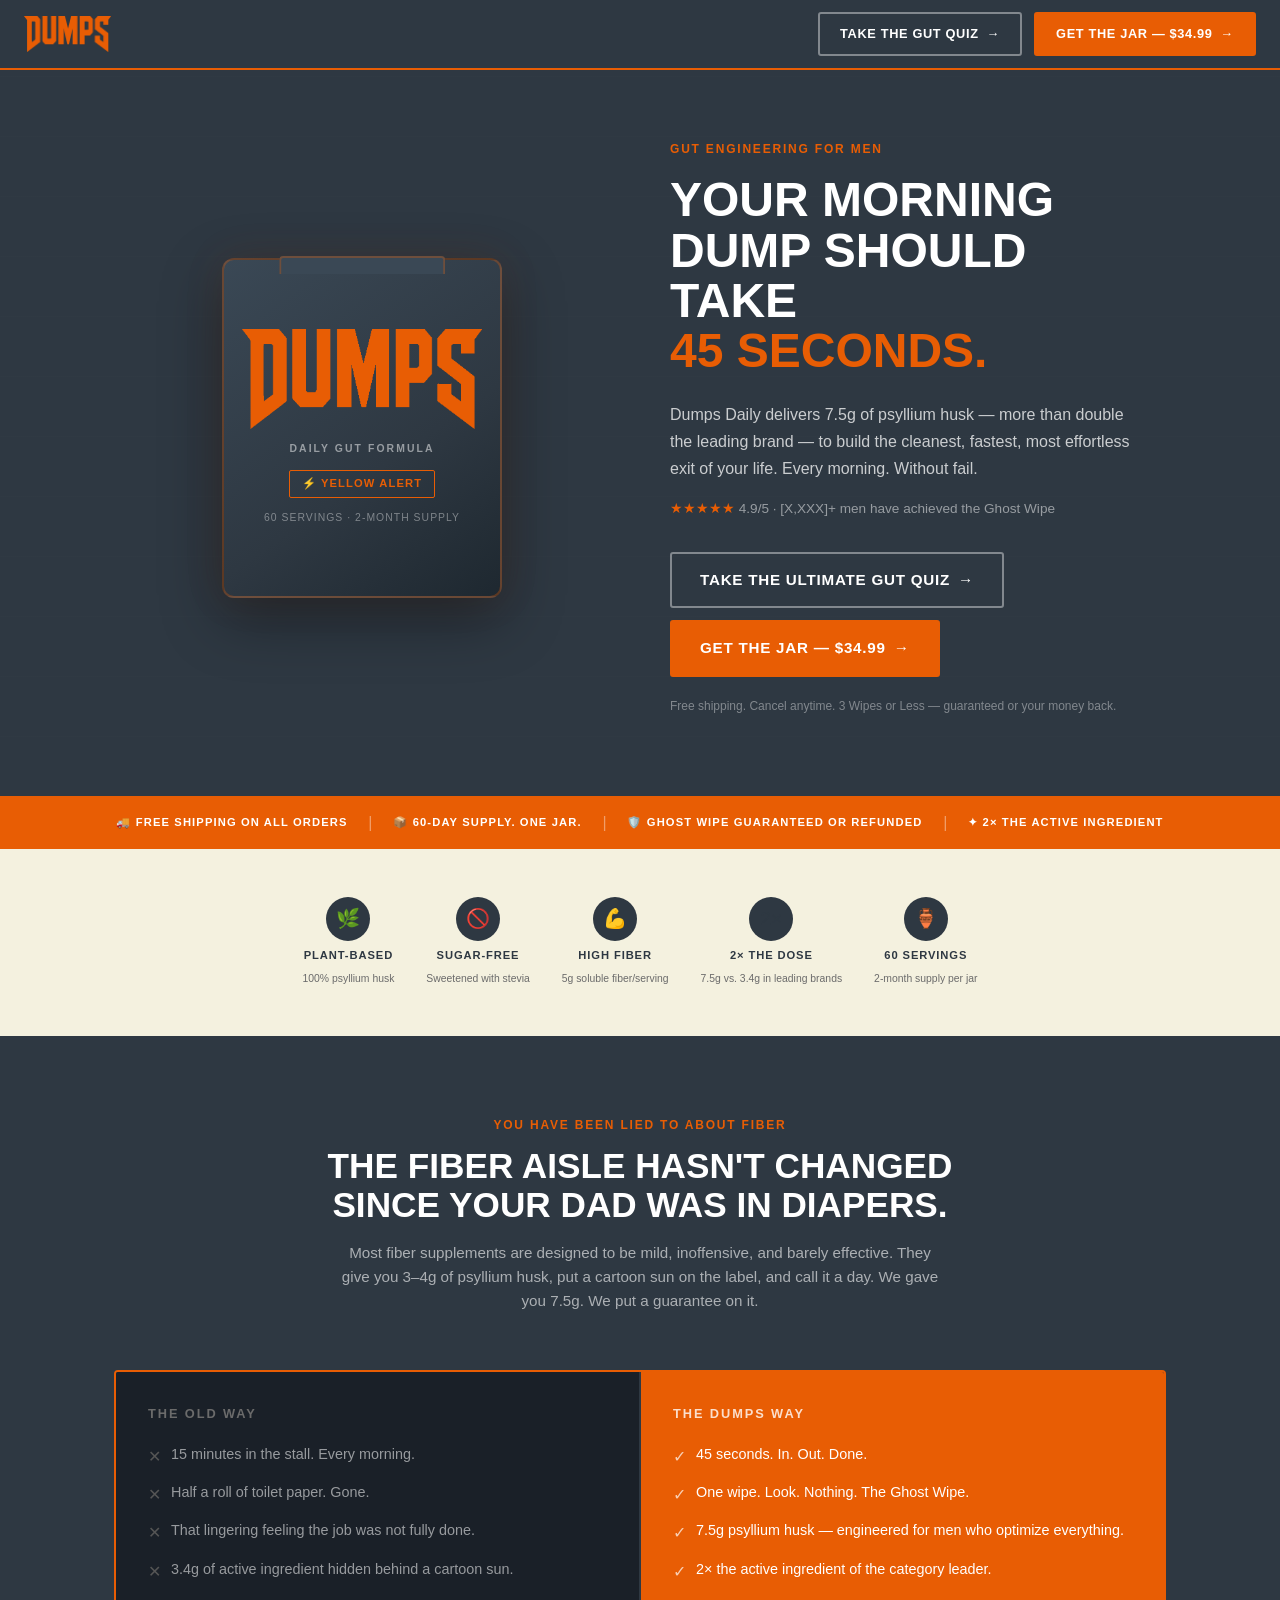
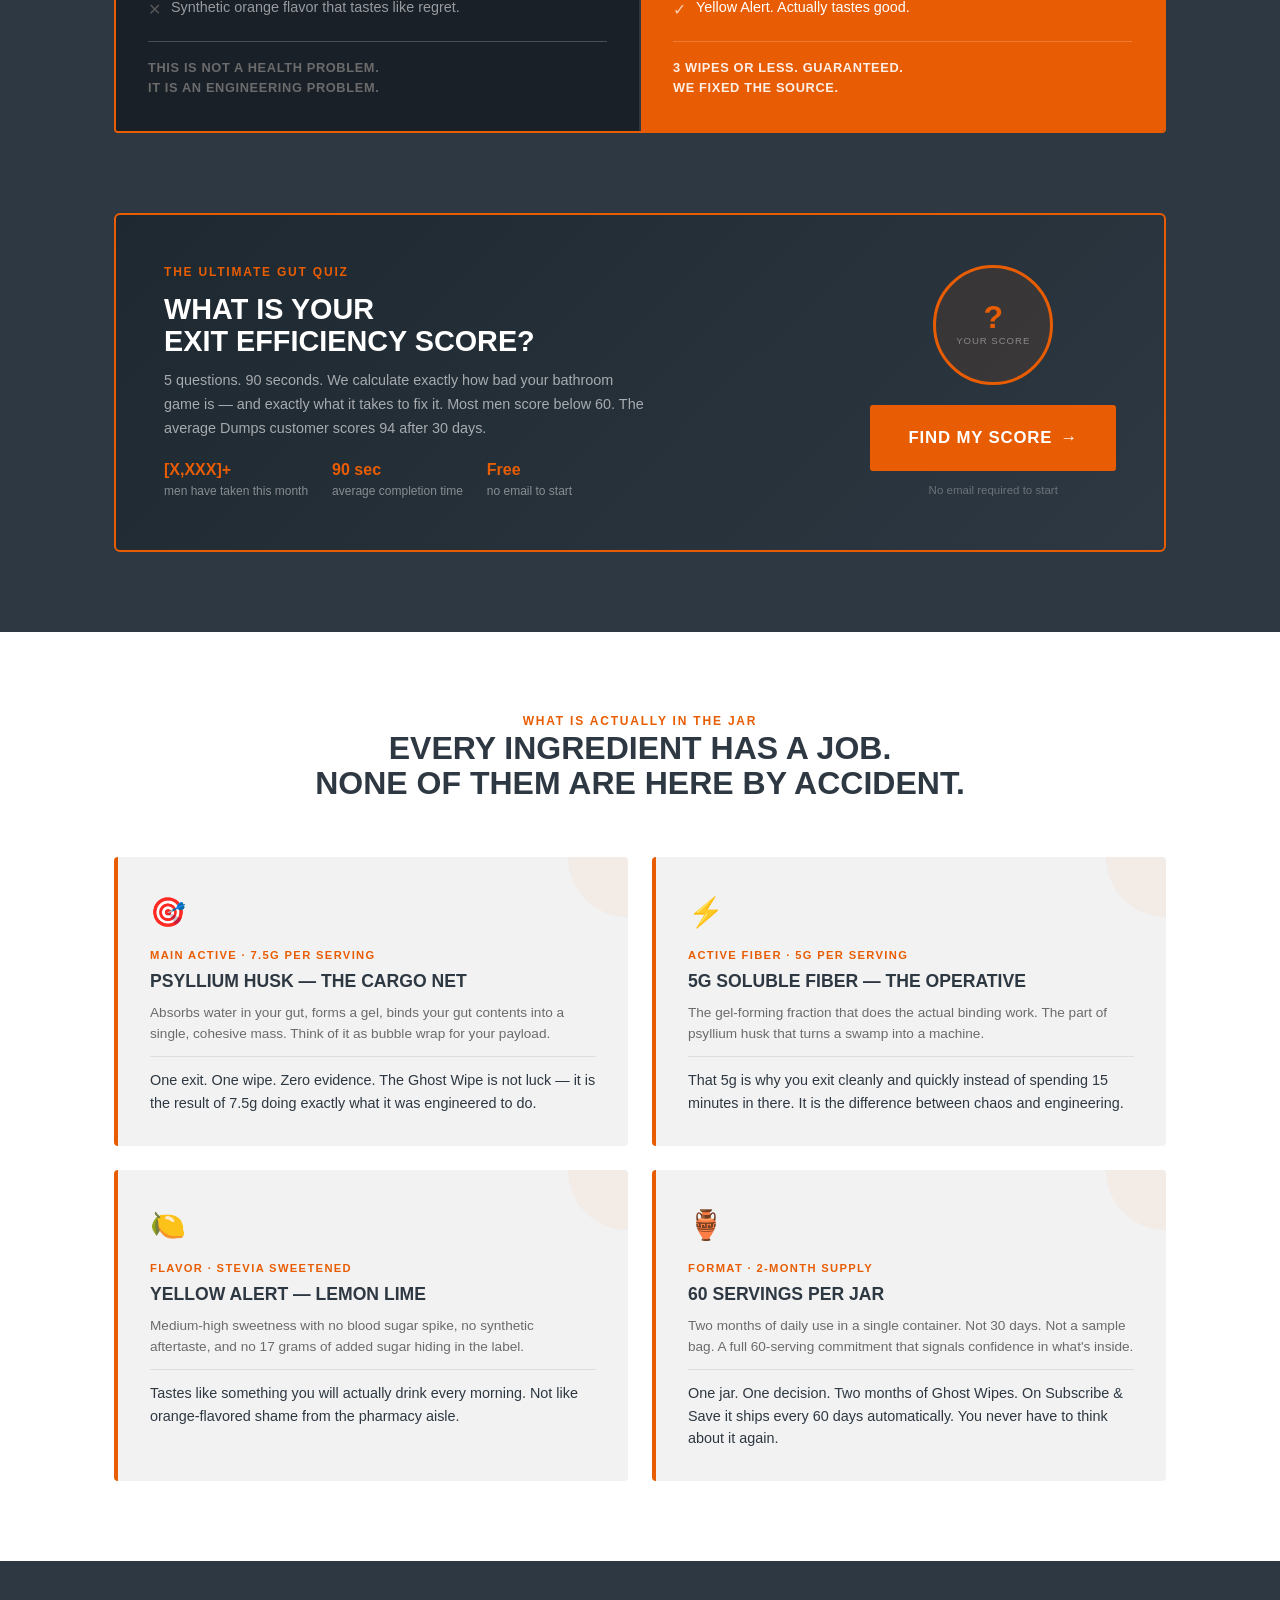
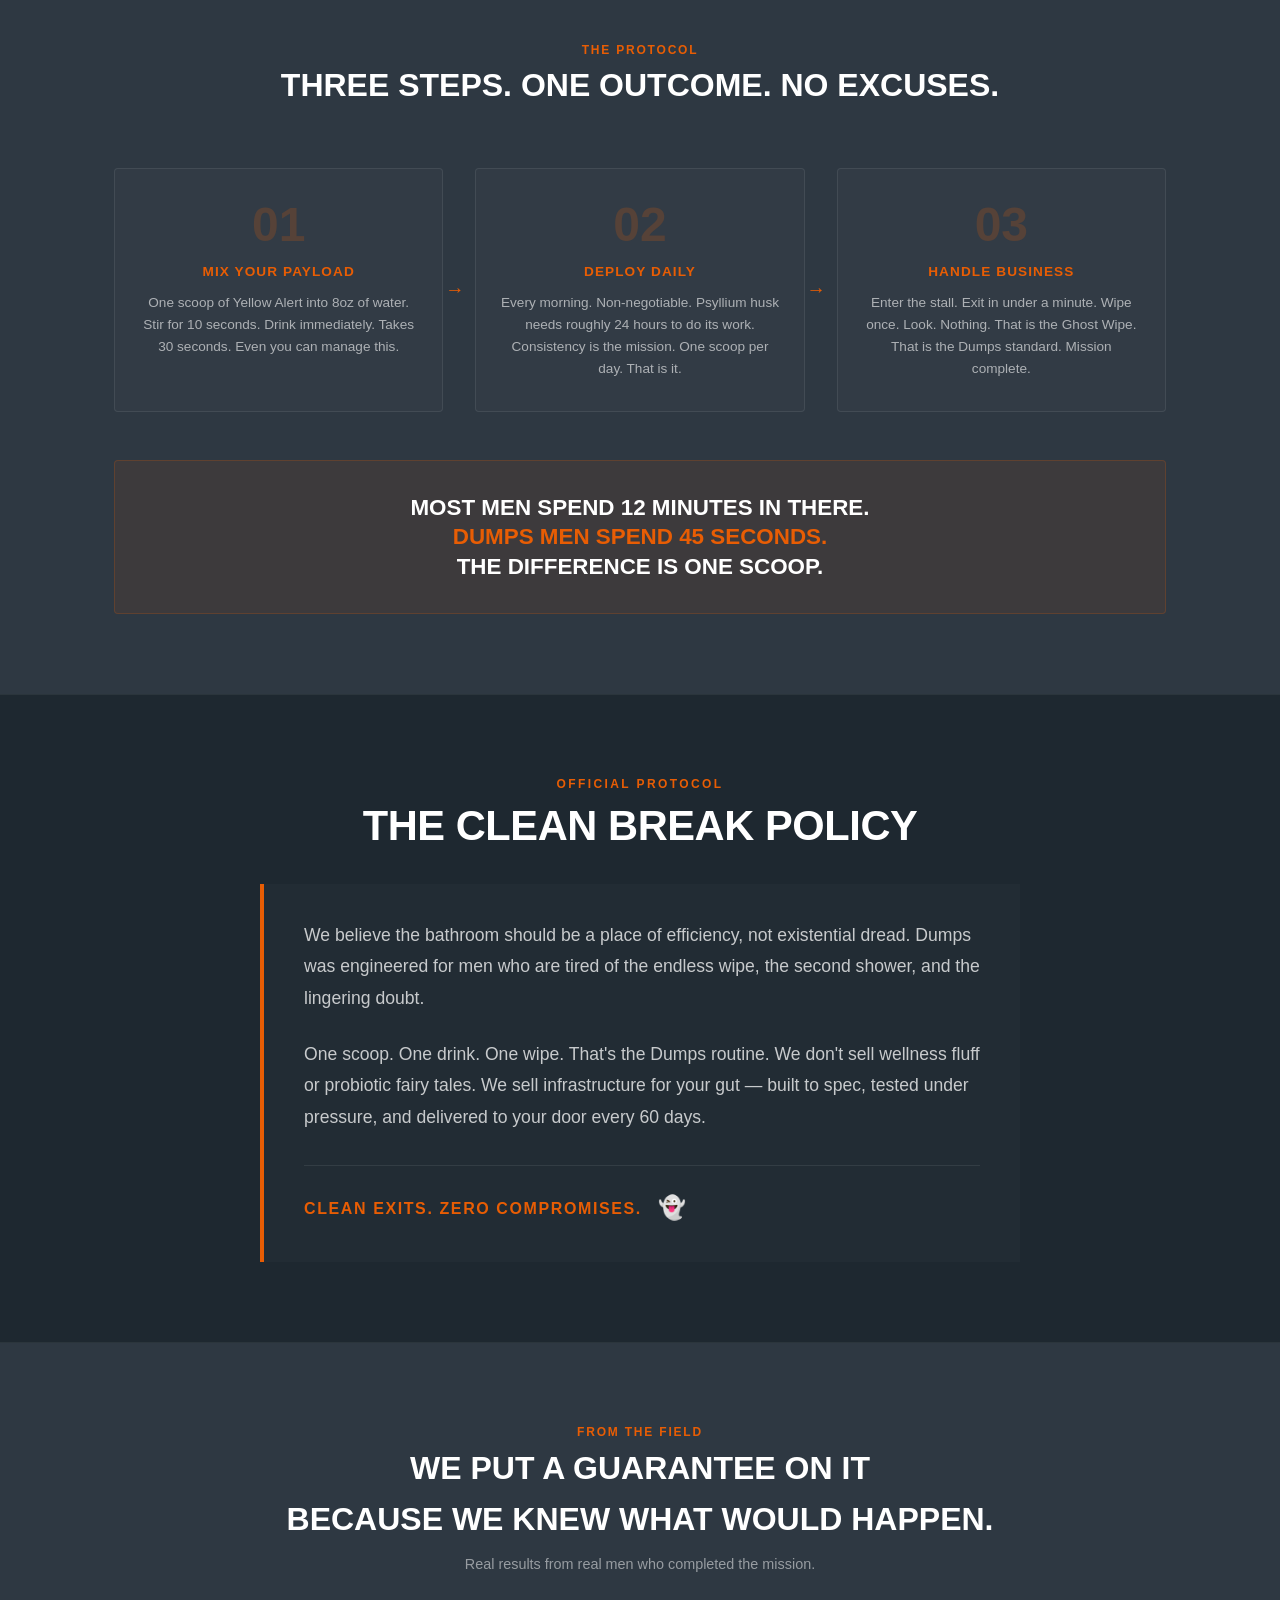
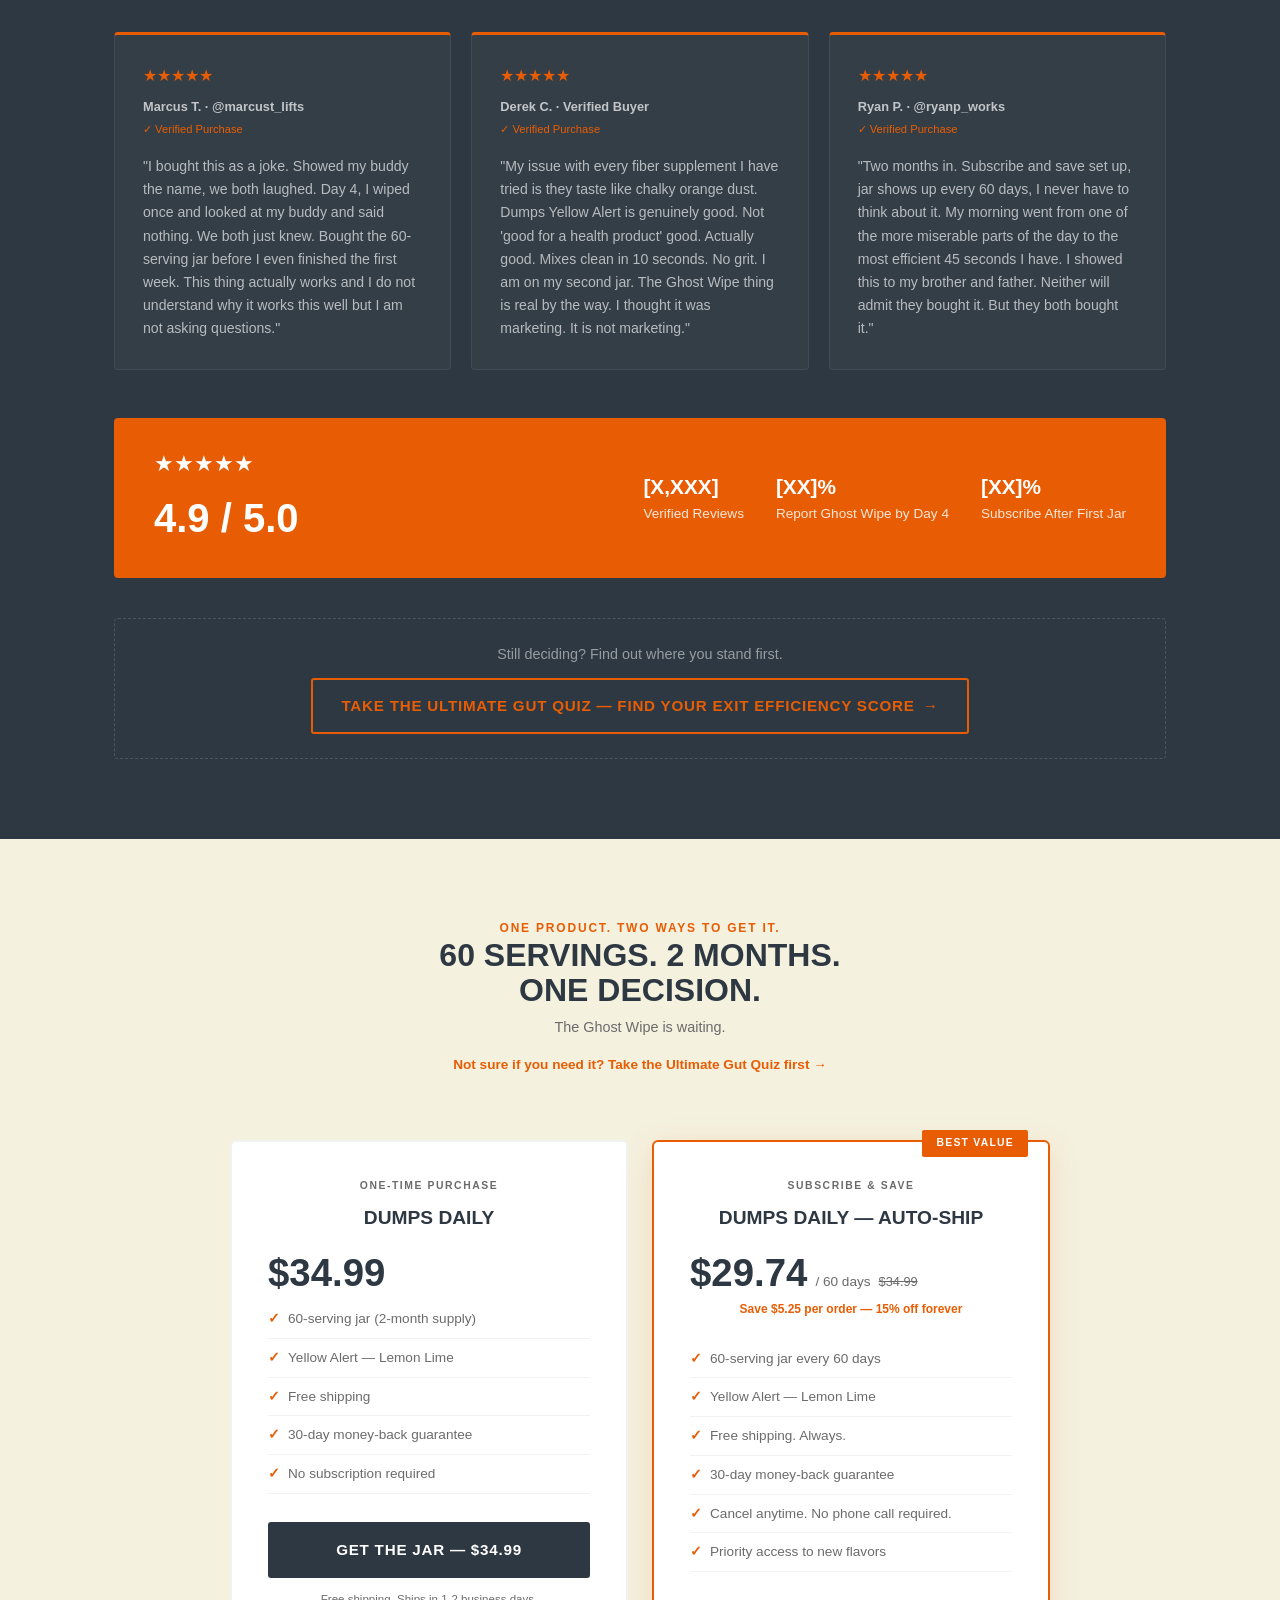
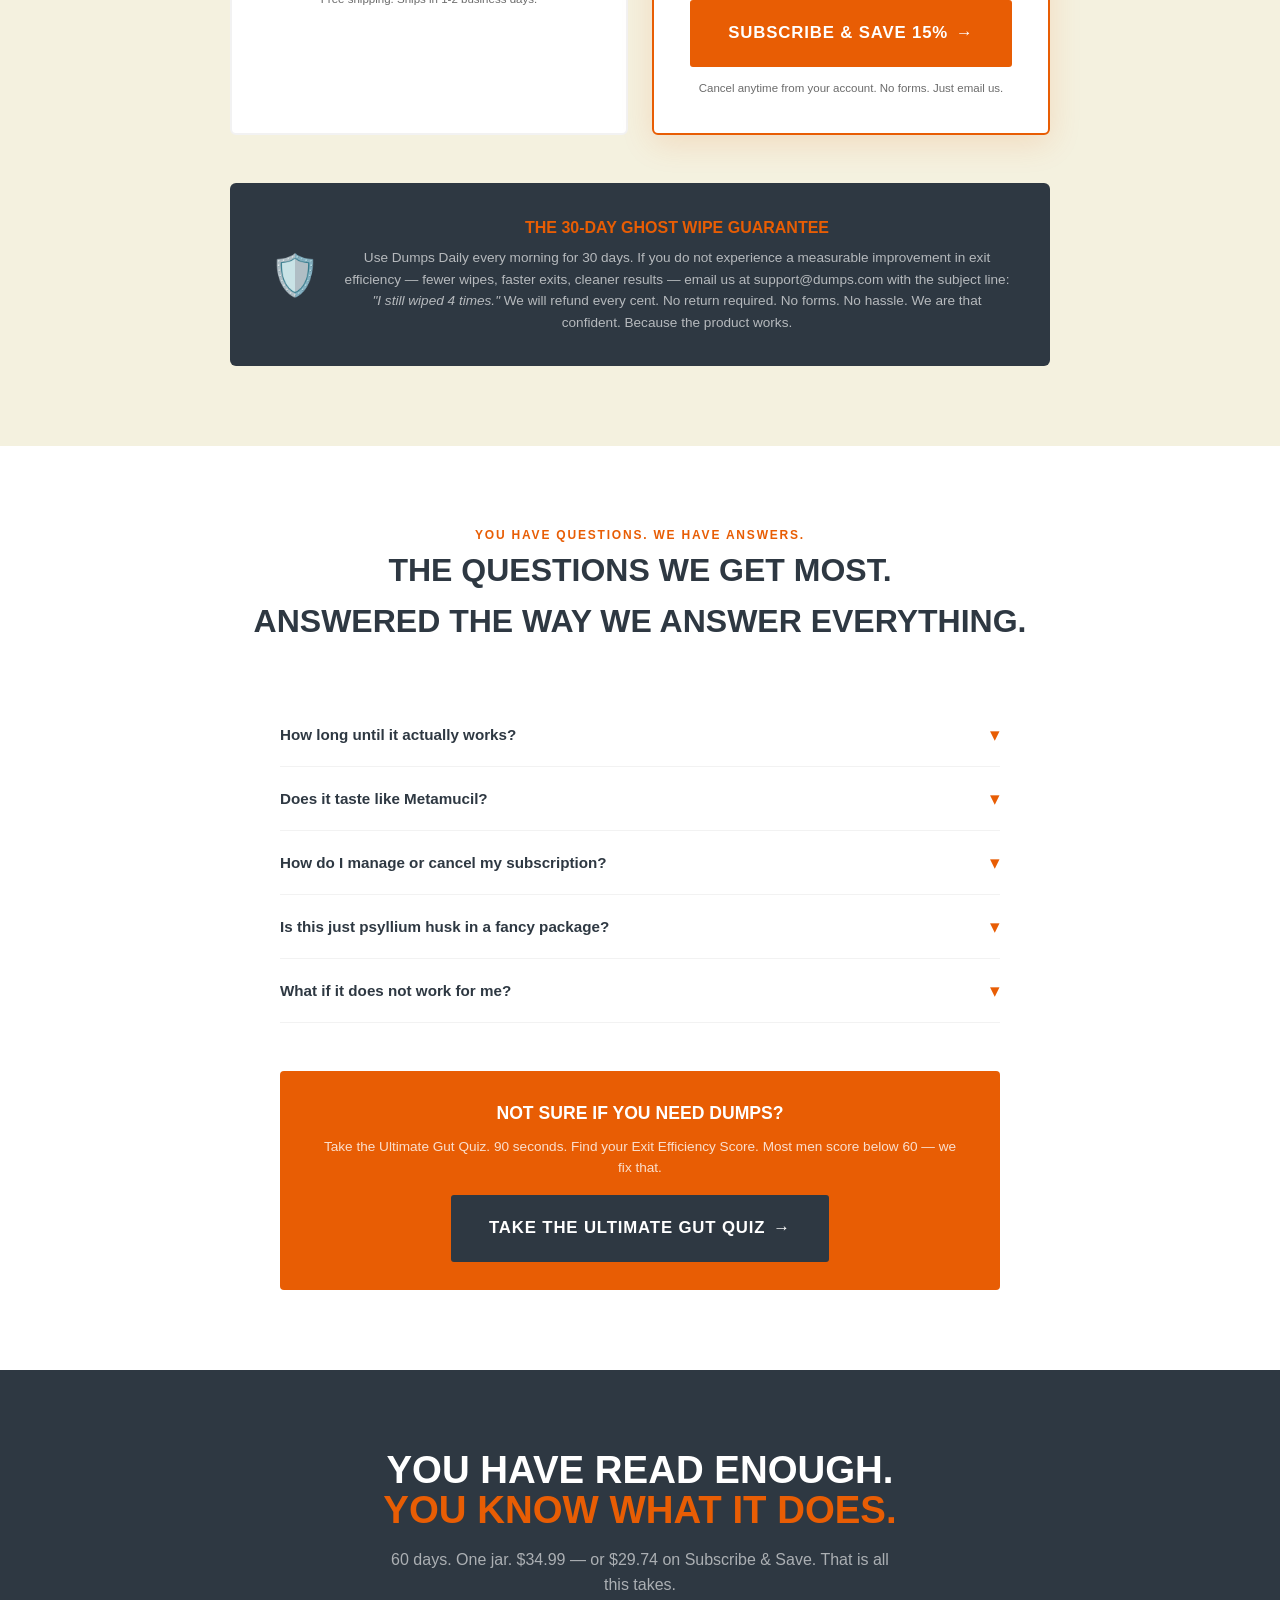
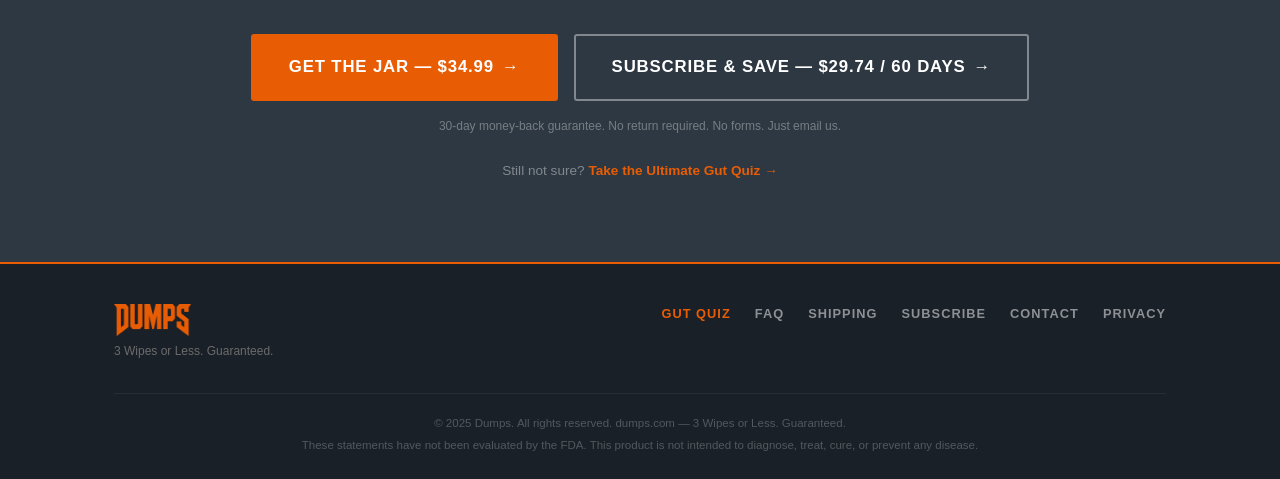
<file: index.html>
<!DOCTYPE html>
<html lang="en">
<head>
  <meta charset="UTF-8" />
  <meta name="viewport" content="width=device-width, initial-scale=1.0" />
  <title>Dumps — 3 Wipes or Less. Guaranteed.</title>
  <style>
    /* ─── RESET & BASE ─── */
    *, *::before, *::after { box-sizing: border-box; margin: 0; padding: 0; }
    :root {
      --navy: #2E3842;
      --orange: #E85D04;
      --grey: #6B6B6B;
      --light: #F2F2F2;
      --cream: #F4F1DF;
      --white: #FFFFFF;
      --orange-light: #FFF0E6;
    }
    html { scroll-behavior: smooth; }
    body {
      font-family: 'Inter', Arial, sans-serif;
      background: var(--white);
      color: var(--navy);
      line-height: 1.6;
      overflow-x: hidden;
    }
    img { max-width: 100%; display: block; }
    a { text-decoration: none; color: inherit; }

    /* ─── TYPOGRAPHY ─── */
    .display { font-family: 'Arial Black', Arial, sans-serif; text-transform: uppercase; letter-spacing: -0.02em; }
    .eyebrow {
      font-size: 0.75rem;
      font-weight: 700;
      letter-spacing: 0.15em;
      text-transform: uppercase;
      color: var(--orange);
    }

    /* ─── BUTTONS ─── */
    .btn {
      display: inline-flex;
      align-items: center;
      gap: 8px;
      padding: 14px 28px;
      font-size: 0.95rem;
      font-weight: 700;
      border-radius: 3px;
      cursor: pointer;
      transition: all 0.18s ease;
      border: 2px solid transparent;
      text-transform: uppercase;
      letter-spacing: 0.05em;
    }
    .btn-primary {
      background: var(--orange);
      color: var(--white);
      border-color: var(--orange);
    }
    .btn-primary:hover { background: #c94d03; border-color: #c94d03; transform: translateY(-1px); box-shadow: 0 4px 16px rgba(232,93,4,0.4); }
    .btn-secondary {
      background: transparent;
      color: var(--white);
      border-color: rgba(255,255,255,0.4);
    }
    .btn-secondary:hover { border-color: var(--white); background: rgba(255,255,255,0.08); }
    .btn-quiz {
      background: transparent;
      color: var(--orange);
      border-color: var(--orange);
    }
    .btn-quiz:hover { background: var(--orange); color: var(--white); }
    .btn-navy {
      background: var(--navy);
      color: var(--white);
      border-color: var(--navy);
    }
    .btn-navy:hover { background: #1e2830; }
    .btn-lg { padding: 18px 36px; font-size: 1.05rem; }
    .btn-sm { padding: 10px 20px; font-size: 0.8rem; }
    .arrow::after { content: ' →'; }

    /* ─── LAYOUT HELPERS ─── */
    .container { max-width: 1100px; margin: 0 auto; padding: 0 24px; }
    .section { padding: 80px 0; }
    .section-dark { background: var(--navy); color: var(--white); }
    .section-cream { background: var(--cream); }
    .section-light { background: var(--light); }

    /* ─── STICKY NAV ─── */
    #nav {
      position: fixed;
      top: 0; left: 0; right: 0;
      z-index: 100;
      background: var(--navy);
      border-bottom: 2px solid var(--orange);
      padding: 12px 24px;
      display: flex;
      align-items: center;
      justify-content: space-between;
      transition: box-shadow 0.2s;
    }
    #nav.scrolled { box-shadow: 0 4px 24px rgba(0,0,0,0.3); }
    .nav-logo { display: flex; align-items: center; }
    .nav-logo img { height: 36px; width: auto; display: block; }
    .nav-actions { display: flex; gap: 12px; align-items: center; }
    @media (max-width: 600px) {
      .nav-actions .btn-secondary { display: none; }
      .nav-logo img { height: 28px; }
    }

    /* ─── HERO ─── */
    #hero {
      background: var(--navy);
      padding: 140px 0 80px;
      position: relative;
      overflow: hidden;
    }
    #hero::before {
      content: '';
      position: absolute;
      top: 0; left: 0; right: 0; bottom: 0;
      background: repeating-linear-gradient(
        0deg,
        transparent,
        transparent 59px,
        rgba(255,255,255,0.015) 60px
      );
      pointer-events: none;
    }
    .hero-inner {
      display: grid;
      grid-template-columns: 1fr 1fr;
      gap: 60px;
      align-items: center;
    }
    .hero-visual {
      display: flex;
      align-items: center;
      justify-content: center;
    }
    .jar-mockup {
      width: 280px;
      height: 340px;
      background: linear-gradient(145deg, #3a4855 0%, var(--navy) 60%, #1e2830 100%);
      border-radius: 12px;
      border: 2px solid rgba(232,93,4,0.3);
      display: flex;
      flex-direction: column;
      align-items: center;
      justify-content: center;
      gap: 12px;
      box-shadow: 0 20px 60px rgba(0,0,0,0.4), 0 0 40px rgba(232,93,4,0.1);
      position: relative;
      animation: floatJar 4s ease-in-out infinite;
    }
    .jar-mockup::after {
      content: '';
      position: absolute;
      top: -4px; left: 50%; transform: translateX(-50%);
      width: 60%; height: 18px;
      background: #3a4855;
      border-radius: 4px 4px 0 0;
      border: 2px solid rgba(232,93,4,0.3);
      border-bottom: none;
    }
    .jar-logo {
      width: 240px;
      height: auto;
      display: block;
    }
    .jar-sub {
      font-size: 0.65rem;
      font-weight: 700;
      letter-spacing: 0.2em;
      text-transform: uppercase;
      color: rgba(255,255,255,0.5);
    }
    .jar-flavor {
      font-size: 0.7rem;
      font-weight: 700;
      letter-spacing: 0.1em;
      text-transform: uppercase;
      color: var(--orange);
      border: 1px solid var(--orange);
      padding: 4px 12px;
      border-radius: 2px;
    }
    .jar-servings {
      font-size: 0.65rem;
      color: rgba(255,255,255,0.4);
      letter-spacing: 0.1em;
      text-transform: uppercase;
    }
    @keyframes floatJar {
      0%, 100% { transform: translateY(0px); }
      50% { transform: translateY(-10px); }
    }
    .hero-copy { color: var(--white); }
    .hero-eyebrow { color: var(--orange); margin-bottom: 16px; }
    .hero-headline {
      font-family: 'Arial Black', Arial, sans-serif;
      font-size: 3rem;
      font-weight: 900;
      line-height: 1.05;
      text-transform: uppercase;
      margin-bottom: 24px;
    }
    .hero-headline .accent { color: var(--orange); }
    .hero-sub {
      font-size: 1rem;
      color: rgba(255,255,255,0.75);
      line-height: 1.7;
      margin-bottom: 16px;
      max-width: 480px;
    }
    .hero-proof {
      font-size: 0.85rem;
      color: rgba(255,255,255,0.5);
      margin-bottom: 32px;
    }
    .hero-proof .stars { color: var(--orange); }
    .hero-ctas { display: flex; flex-direction: column; gap: 12px; align-items: flex-start; }
    .hero-cta-row { display: flex; gap: 12px; flex-wrap: wrap; }
    .hero-microcopy {
      font-size: 0.75rem;
      color: rgba(255,255,255,0.4);
      margin-top: 8px;
    }
    @media (max-width: 768px) {
      .hero-inner { grid-template-columns: 1fr; }
      .hero-visual { order: -1; }
      .jar-mockup { width: 200px; height: 240px; }
      .jar-logo { width: 100px; }
      .hero-headline { font-size: 2rem; }
    }

    /* ─── TRUST BAR ─── */
    .trust-bar {
      background: var(--orange);
      padding: 14px 0;
    }
    .trust-bar-inner {
      display: flex;
      justify-content: space-around;
      align-items: center;
      gap: 16px;
      flex-wrap: wrap;
    }
    .trust-item {
      font-size: 0.7rem;
      font-weight: 700;
      letter-spacing: 0.1em;
      text-transform: uppercase;
      color: var(--white);
    }
    .trust-divider { color: rgba(255,255,255,0.4); }

    /* ─── AUTHORITY BAR ─── */
    #authority { background: var(--cream); padding: 48px 0; }
    .badges-row {
      display: flex;
      justify-content: center;
      gap: 32px;
      flex-wrap: wrap;
    }
    .badge {
      display: flex;
      flex-direction: column;
      align-items: center;
      gap: 6px;
    }
    .badge-icon {
      width: 44px; height: 44px;
      background: var(--navy);
      border-radius: 50%;
      display: flex;
      align-items: center;
      justify-content: center;
      font-size: 1.2rem;
    }
    .badge-label {
      font-size: 0.7rem;
      font-weight: 700;
      text-transform: uppercase;
      letter-spacing: 0.08em;
      color: var(--navy);
    }
    .badge-sub {
      font-size: 0.65rem;
      color: var(--grey);
      text-align: center;
    }

    /* ─── AGITATION ─── */
    #agitation { background: var(--navy); padding: 80px 0; }
    .agitation-header { text-align: center; margin-bottom: 56px; }
    .agitation-header .eyebrow { color: var(--orange); margin-bottom: 12px; }
    .agitation-headline {
      font-family: 'Arial Black', Arial, sans-serif;
      font-size: 2.2rem;
      font-weight: 900;
      text-transform: uppercase;
      color: var(--white);
      margin-bottom: 16px;
      line-height: 1.1;
    }
    .agitation-sub {
      color: rgba(255,255,255,0.6);
      max-width: 600px;
      margin: 0 auto;
      font-size: 0.95rem;
    }
    .compare-grid {
      display: grid;
      grid-template-columns: 1fr 1fr;
      gap: 2px;
      border: 2px solid var(--orange);
      border-radius: 4px;
      overflow: hidden;
    }
    .compare-col { padding: 32px; }
    .compare-col.old { background: #1a2028; }
    .compare-col.new { background: var(--orange); }
    .compare-title {
      font-family: 'Arial Black', Arial, sans-serif;
      font-size: 0.8rem;
      font-weight: 900;
      letter-spacing: 0.15em;
      text-transform: uppercase;
      margin-bottom: 20px;
    }
    .compare-col.old .compare-title { color: var(--grey); }
    .compare-col.new .compare-title { color: rgba(255,255,255,0.8); }
    .compare-item {
      display: flex;
      align-items: flex-start;
      gap: 10px;
      margin-bottom: 14px;
      font-size: 0.9rem;
      line-height: 1.45;
    }
    .compare-col.old .compare-item { color: rgba(255,255,255,0.55); }
    .compare-col.new .compare-item { color: var(--white); font-weight: 500; }
    .compare-bullet { flex-shrink: 0; font-size: 1rem; margin-top: 1px; }
    .compare-col.old .compare-bullet { color: #555; }
    .compare-col.new .compare-bullet { color: rgba(255,255,255,0.7); }
    .compare-footer {
      font-family: 'Arial Black', Arial, sans-serif;
      font-size: 0.8rem;
      font-weight: 900;
      text-transform: uppercase;
      margin-top: 20px;
      padding-top: 16px;
      border-top: 1px solid rgba(255,255,255,0.2);
      letter-spacing: 0.05em;
    }
    .compare-col.old .compare-footer { color: var(--grey); }
    .compare-col.new .compare-footer { color: rgba(255,255,255,0.9); }
    @media (max-width: 640px) {
      .compare-grid { grid-template-columns: 1fr; }
      .agitation-headline { font-size: 1.6rem; }
    }

    /* ─── QUIZ MODULE ─── */
    #quiz-module { background: var(--navy); padding: 0 0 80px; }
    .quiz-card {
      background: linear-gradient(135deg, #1e2830 0%, #2E3842 100%);
      border: 2px solid var(--orange);
      border-radius: 6px;
      padding: 48px;
      display: grid;
      grid-template-columns: 1fr auto;
      gap: 40px;
      align-items: center;
    }
    .quiz-card-left .eyebrow { margin-bottom: 12px; }
    .quiz-headline {
      font-family: 'Arial Black', Arial, sans-serif;
      font-size: 1.8rem;
      font-weight: 900;
      text-transform: uppercase;
      color: var(--white);
      line-height: 1.1;
      margin-bottom: 12px;
    }
    .quiz-sub {
      color: rgba(255,255,255,0.6);
      font-size: 0.9rem;
      line-height: 1.65;
      margin-bottom: 16px;
      max-width: 480px;
    }
    .quiz-stats {
      display: flex;
      gap: 24px;
      flex-wrap: wrap;
    }
    .quiz-stat { font-size: 0.75rem; color: rgba(255,255,255,0.45); }
    .quiz-stat strong { color: var(--orange); font-size: 1rem; display: block; }
    .quiz-cta-side {
      text-align: center;
      flex-shrink: 0;
    }
    .score-visual {
      width: 120px; height: 120px;
      border-radius: 50%;
      border: 3px solid var(--orange);
      display: flex;
      flex-direction: column;
      align-items: center;
      justify-content: center;
      margin: 0 auto 20px;
      background: rgba(232,93,4,0.08);
    }
    .score-num {
      font-family: 'Arial Black', Arial, sans-serif;
      font-size: 2rem;
      font-weight: 900;
      color: var(--orange);
      line-height: 1;
    }
    .score-label { font-size: 0.6rem; letter-spacing: 0.1em; color: rgba(255,255,255,0.4); text-transform: uppercase; }
    @media (max-width: 768px) {
      .quiz-card { grid-template-columns: 1fr; }
      .quiz-cta-side { text-align: left; }
      .score-visual { margin: 0 0 20px; }
      .quiz-headline { font-size: 1.4rem; }
    }

    /* ─── VALUE STACK ─── */
    #value { background: var(--white); padding: 80px 0; }
    .value-header { text-align: center; margin-bottom: 56px; }
    .value-headline {
      font-family: 'Arial Black', Arial, sans-serif;
      font-size: 2rem;
      font-weight: 900;
      text-transform: uppercase;
      color: var(--navy);
      margin-bottom: 12px;
      line-height: 1.1;
    }
    .value-grid {
      display: grid;
      grid-template-columns: 1fr 1fr;
      gap: 24px;
    }
    .value-card {
      background: var(--light);
      border-radius: 4px;
      padding: 32px;
      border-left: 4px solid var(--orange);
      position: relative;
      overflow: hidden;
    }
    .value-card::before {
      content: '';
      position: absolute;
      top: 0; right: 0;
      width: 60px; height: 60px;
      background: rgba(232,93,4,0.05);
      border-radius: 0 0 0 60px;
    }
    .value-icon { font-size: 1.8rem; margin-bottom: 12px; }
    .value-feature {
      font-size: 0.7rem;
      font-weight: 700;
      letter-spacing: 0.12em;
      text-transform: uppercase;
      color: var(--orange);
      margin-bottom: 6px;
    }
    .value-name {
      font-family: 'Arial Black', Arial, sans-serif;
      font-size: 1.1rem;
      font-weight: 900;
      text-transform: uppercase;
      color: var(--navy);
      margin-bottom: 10px;
      line-height: 1.2;
    }
    .value-mech {
      font-size: 0.85rem;
      color: var(--grey);
      line-height: 1.55;
      margin-bottom: 12px;
    }
    .value-benefit {
      font-size: 0.9rem;
      color: var(--navy);
      font-weight: 500;
      line-height: 1.55;
      padding-top: 12px;
      border-top: 1px solid rgba(46,56,66,0.1);
    }
    @media (max-width: 640px) {
      .value-grid { grid-template-columns: 1fr; }
      .value-headline { font-size: 1.5rem; }
    }

    /* ─── HOW IT WORKS ─── */
    #how { background: var(--navy); padding: 80px 0; }
    .how-header { text-align: center; margin-bottom: 56px; }
    .how-headline {
      font-family: 'Arial Black', Arial, sans-serif;
      font-size: 2rem;
      font-weight: 900;
      text-transform: uppercase;
      color: var(--white);
      margin-bottom: 12px;
    }
    .steps-row {
      display: grid;
      grid-template-columns: 1fr 1fr 1fr;
      gap: 32px;
      margin-bottom: 48px;
    }
    .step {
      text-align: center;
      padding: 32px 24px;
      border: 1px solid rgba(255,255,255,0.08);
      border-radius: 4px;
      background: rgba(255,255,255,0.02);
      position: relative;
    }
    .step::after {
      content: '→';
      position: absolute;
      right: -22px;
      top: 50%;
      transform: translateY(-50%);
      color: var(--orange);
      font-size: 1.2rem;
      font-weight: 900;
    }
    .step:last-child::after { display: none; }
    .step-num {
      font-family: 'Arial Black', Arial, sans-serif;
      font-size: 3rem;
      font-weight: 900;
      color: rgba(232,93,4,0.2);
      line-height: 1;
      margin-bottom: 12px;
    }
    .step-name {
      font-family: 'Arial Black', Arial, sans-serif;
      font-size: 0.85rem;
      font-weight: 900;
      text-transform: uppercase;
      letter-spacing: 0.08em;
      color: var(--orange);
      margin-bottom: 10px;
    }
    .step-desc {
      font-size: 0.85rem;
      color: rgba(255,255,255,0.6);
      line-height: 1.6;
    }
    .reinforcing-line {
      background: rgba(232,93,4,0.08);
      border: 1px solid rgba(232,93,4,0.2);
      border-radius: 4px;
      padding: 32px;
      text-align: center;
    }
    .reinforcing-text {
      font-family: 'Arial Black', Arial, sans-serif;
      font-size: 1.4rem;
      font-weight: 900;
      text-transform: uppercase;
      color: var(--white);
      line-height: 1.3;
    }
    .reinforcing-text .accent { color: var(--orange); }
    @media (max-width: 640px) {
      .steps-row { grid-template-columns: 1fr; }
      .step::after { display: none; }
      .reinforcing-text { font-size: 1.1rem; }
    }

    /* ─── TESTIMONIALS ─── */
    #reviews { background: var(--navy); padding: 80px 0; }
    .reviews-header { text-align: center; margin-bottom: 56px; }
    .reviews-headline {
      font-family: 'Arial Black', Arial, sans-serif;
      font-size: 2rem;
      font-weight: 900;
      text-transform: uppercase;
      color: var(--white);
      margin-bottom: 8px;
    }
    .reviews-sub { color: rgba(255,255,255,0.5); font-size: 0.9rem; }
    .reviews-grid {
      display: grid;
      grid-template-columns: 1fr 1fr 1fr;
      gap: 20px;
      margin-bottom: 48px;
    }
    .review-card {
      background: rgba(255,255,255,0.03);
      border: 1px solid rgba(255,255,255,0.07);
      border-top: 3px solid var(--orange);
      border-radius: 4px;
      padding: 28px;
    }
    .review-stars { color: var(--orange); font-size: 1rem; margin-bottom: 8px; }
    .review-meta {
      font-size: 0.8rem;
      font-weight: 700;
      color: rgba(255,255,255,0.7);
      margin-bottom: 4px;
    }
    .review-verified {
      font-size: 0.7rem;
      color: var(--orange);
      margin-bottom: 16px;
    }
    .review-body {
      font-size: 0.88rem;
      color: rgba(255,255,255,0.65);
      line-height: 1.65;
    }
    .aggregate-box {
      background: var(--orange);
      border-radius: 4px;
      padding: 28px 40px;
      display: flex;
      align-items: center;
      justify-content: space-between;
      flex-wrap: wrap;
      gap: 20px;
    }
    .aggregate-rating {
      font-family: 'Arial Black', Arial, sans-serif;
      font-size: 2.5rem;
      font-weight: 900;
      color: var(--white);
    }
    .aggregate-stars { font-size: 1.4rem; color: var(--white); display: block; margin-bottom: 4px; }
    .aggregate-stats { display: flex; gap: 32px; flex-wrap: wrap; }
    .agg-stat { color: rgba(255,255,255,0.85); font-size: 0.85rem; }
    .agg-stat strong { color: var(--white); font-size: 1.3rem; font-family: 'Arial Black', Arial, sans-serif; display: block; }
    .mid-quiz-cta {
      text-align: center;
      margin-top: 40px;
      padding: 24px;
      border: 1px dashed rgba(255,255,255,0.15);
      border-radius: 4px;
    }
    .mid-quiz-text { font-size: 0.9rem; color: rgba(255,255,255,0.5); margin-bottom: 12px; }
    @media (max-width: 768px) {
      .reviews-grid { grid-template-columns: 1fr; }
      .reviews-headline { font-size: 1.5rem; }
    }

    /* ─── PRICING ─── */
    #pricing { background: var(--cream); padding: 80px 0; }
    .pricing-header { text-align: center; margin-bottom: 16px; }
    .pricing-headline {
      font-family: 'Arial Black', Arial, sans-serif;
      font-size: 2rem;
      font-weight: 900;
      text-transform: uppercase;
      color: var(--navy);
      margin-bottom: 8px;
      line-height: 1.1;
    }
    .pricing-sub { color: var(--grey); font-size: 0.9rem; margin-bottom: 12px; }
    .pricing-quiz-link {
      font-size: 0.85rem;
      color: var(--orange);
      font-weight: 600;
      cursor: pointer;
      margin-bottom: 48px;
      display: inline-block;
    }
    .pricing-quiz-link:hover { text-decoration: underline; }
    .pricing-cards {
      display: grid;
      grid-template-columns: 1fr 1fr;
      gap: 24px;
      max-width: 820px;
      margin: 0 auto 48px;
    }
    .pricing-card {
      background: var(--white);
      border-radius: 6px;
      padding: 36px;
      border: 2px solid var(--light);
      position: relative;
    }
    .pricing-card.featured {
      border-color: var(--orange);
      box-shadow: 0 8px 32px rgba(232,93,4,0.15);
    }
    .best-value-badge {
      position: absolute;
      top: -12px;
      right: 20px;
      background: var(--orange);
      color: var(--white);
      font-size: 0.65rem;
      font-weight: 900;
      letter-spacing: 0.12em;
      text-transform: uppercase;
      padding: 5px 14px;
      border-radius: 2px;
    }
    .card-label {
      font-size: 0.65rem;
      font-weight: 700;
      letter-spacing: 0.15em;
      text-transform: uppercase;
      color: var(--grey);
      margin-bottom: 8px;
    }
    .card-name {
      font-family: 'Arial Black', Arial, sans-serif;
      font-size: 1.2rem;
      font-weight: 900;
      text-transform: uppercase;
      color: var(--navy);
      margin-bottom: 20px;
    }
    .card-price {
      margin-bottom: 8px;
      display: flex;
      align-items: baseline;
      gap: 8px;
    }
    .price-main {
      font-family: 'Arial Black', Arial, sans-serif;
      font-size: 2.4rem;
      font-weight: 900;
      color: var(--navy);
      line-height: 1;
    }
    .price-period { font-size: 0.85rem; color: var(--grey); }
    .price-compare { font-size: 0.8rem; color: var(--grey); text-decoration: line-through; }
    .price-savings {
      font-size: 0.75rem;
      font-weight: 700;
      color: var(--orange);
      margin-bottom: 20px;
    }
    .card-features {
      list-style: none;
      margin-bottom: 28px;
    }
    .card-features li {
      font-size: 0.85rem;
      color: var(--grey);
      padding: 8px 0;
      border-bottom: 1px solid var(--light);
      display: flex;
      align-items: center;
      gap: 8px;
    }
    .card-features li::before { content: '✓'; color: var(--orange); font-weight: 900; flex-shrink: 0; }
    .card-microcopy { font-size: 0.72rem; color: var(--grey); margin-top: 12px; text-align: center; }
    .guarantee-strip {
      background: var(--navy);
      border-radius: 6px;
      padding: 32px 40px;
      display: flex;
      gap: 24px;
      align-items: center;
      max-width: 820px;
      margin: 0 auto;
    }
    .guarantee-icon { font-size: 2.5rem; flex-shrink: 0; }
    .guarantee-title {
      font-family: 'Arial Black', Arial, sans-serif;
      font-size: 1rem;
      font-weight: 900;
      text-transform: uppercase;
      color: var(--orange);
      margin-bottom: 6px;
    }
    .guarantee-body { font-size: 0.85rem; color: rgba(255,255,255,0.65); line-height: 1.6; }
    @media (max-width: 640px) {
      .pricing-cards { grid-template-columns: 1fr; }
      .pricing-headline { font-size: 1.5rem; }
      .guarantee-strip { flex-direction: column; padding: 24px; }
    }

    /* ─── FAQ ─── */
    #faq { background: var(--white); padding: 80px 0; }
    .faq-header { text-align: center; margin-bottom: 56px; }
    .faq-headline {
      font-family: 'Arial Black', Arial, sans-serif;
      font-size: 2rem;
      font-weight: 900;
      text-transform: uppercase;
      color: var(--navy);
    }
    .faq-list { max-width: 720px; margin: 0 auto 48px; }
    .faq-item {
      border-bottom: 1px solid var(--light);
    }
    .faq-q {
      width: 100%;
      background: none;
      border: none;
      cursor: pointer;
      text-align: left;
      padding: 20px 0;
      display: flex;
      justify-content: space-between;
      align-items: center;
      gap: 16px;
    }
    .faq-q-text {
      font-size: 0.95rem;
      font-weight: 700;
      color: var(--navy);
      line-height: 1.4;
    }
    .faq-chevron {
      font-size: 1.2rem;
      color: var(--orange);
      flex-shrink: 0;
      transition: transform 0.2s;
    }
    .faq-item.open .faq-chevron { transform: rotate(180deg); }
    .faq-a {
      font-size: 0.88rem;
      color: var(--grey);
      line-height: 1.7;
      padding: 0 0 20px;
      display: none;
    }
    .faq-item.open .faq-a { display: block; }
    .faq-quiz-cta {
      background: var(--orange);
      border-radius: 4px;
      padding: 28px 36px;
      text-align: center;
      max-width: 720px;
      margin: 0 auto;
    }
    .faq-quiz-title {
      font-family: 'Arial Black', Arial, sans-serif;
      font-size: 1.1rem;
      font-weight: 900;
      text-transform: uppercase;
      color: var(--white);
      margin-bottom: 8px;
    }
    .faq-quiz-sub { font-size: 0.85rem; color: rgba(255,255,255,0.8); margin-bottom: 16px; }

    /* ─── FINAL CTA ─── */
    #final-cta { background: var(--navy); padding: 80px 0; text-align: center; }
    .final-headline {
      font-family: 'Arial Black', Arial, sans-serif;
      font-size: 2.4rem;
      font-weight: 900;
      text-transform: uppercase;
      color: var(--white);
      margin-bottom: 16px;
      line-height: 1.05;
    }
    .final-headline .accent { color: var(--orange); }
    .final-sub { color: rgba(255,255,255,0.6); font-size: 1rem; margin-bottom: 36px; max-width: 500px; margin-left: auto; margin-right: auto; }
    .final-cta-row { display: flex; gap: 16px; justify-content: center; flex-wrap: wrap; margin-bottom: 16px; }
    .final-guarantee { font-size: 0.75rem; color: rgba(255,255,255,0.35); }
    .final-quiz-link {
      display: block;
      margin-top: 24px;
      font-size: 0.85rem;
      color: rgba(255,255,255,0.4);
    }
    .final-quiz-link a { color: var(--orange); font-weight: 600; }
    .final-quiz-link a:hover { text-decoration: underline; }
    @media (max-width: 640px) {
      .final-headline { font-size: 1.6rem; }
    }

    /* ─── FOOTER ─── */
    footer {
      background: #1a2028;
      padding: 40px 0 24px;
      border-top: 2px solid var(--orange);
    }
    .footer-inner {
      display: flex;
      justify-content: space-between;
      align-items: flex-start;
      gap: 32px;
      flex-wrap: wrap;
      margin-bottom: 32px;
    }
    .footer-logo {
      font-family: 'Arial Black', Arial, sans-serif;
      font-size: 1.4rem;
      font-weight: 900;
      color: var(--white);
      text-transform: uppercase;
    }
    .footer-logo span { color: var(--orange); }
    .footer-tagline { font-size: 0.75rem; color: var(--grey); margin-top: 4px; }
    .footer-links {
      display: flex;
      gap: 24px;
      flex-wrap: wrap;
    }
    .footer-links a {
      font-size: 0.8rem;
      font-weight: 600;
      text-transform: uppercase;
      letter-spacing: 0.08em;
      color: rgba(255,255,255,0.5);
      transition: color 0.15s;
    }
    .footer-links a:hover { color: var(--white); }
    .footer-links a.quiz-link { color: var(--orange); }
    .footer-bottom {
      border-top: 1px solid rgba(255,255,255,0.06);
      padding-top: 20px;
      text-align: center;
      font-size: 0.72rem;
      color: rgba(255,255,255,0.25);
    }

    /* ─── SCROLL ANIMATIONS ─── */
    .fade-in {
      opacity: 0;
      transform: translateY(24px);
      transition: opacity 0.55s ease, transform 0.55s ease;
    }
    .fade-in.visible {
      opacity: 1;
      transform: translateY(0);
    }
    .fade-in-delay-1 { transition-delay: 0.1s; }
    .fade-in-delay-2 { transition-delay: 0.2s; }
    .fade-in-delay-3 { transition-delay: 0.3s; }
  </style>
</head>
<body>

  <!-- ══════════════════════════════════
       STICKY NAV
  ══════════════════════════════════ -->
  <nav id="nav">
    <a href="#hero" class="nav-logo">
      <img src="dumps_logo_orange.png" alt="DUMPS" />
    </a>
    <div class="nav-actions">
      <a href="./gut-quiz/" class="btn btn-secondary btn-sm arrow">Take the Gut Quiz</a>
      <a href="#pricing" class="btn btn-primary btn-sm arrow">Get the Jar — $34.99</a>
    </div>
  </nav>

  <!-- ══════════════════════════════════
       HERO
  ══════════════════════════════════ -->
  <section id="hero">
    <div class="container">
      <div class="hero-inner">
        <div class="hero-visual fade-in">
          <div class="jar-mockup">
            <img src="dumps_logo_orange.png" alt="DUMPS" class="jar-logo" />
            <div class="jar-sub">Daily Gut Formula</div>
            <div class="jar-flavor">⚡ Yellow Alert</div>
            <div class="jar-servings">60 Servings · 2-Month Supply</div>
          </div>
        </div>
        <div class="hero-copy">
          <div class="eyebrow hero-eyebrow fade-in">Gut Engineering For Men</div>
          <h1 class="hero-headline fade-in fade-in-delay-1">
            Your Morning Dump Should Take<br>
            <span class="accent">45 Seconds.</span>
          </h1>
          <p class="hero-sub fade-in fade-in-delay-2">
            Dumps Daily delivers 7.5g of psyllium husk — more than double the leading brand — to build the cleanest, fastest, most effortless exit of your life. Every morning. Without fail.
          </p>
          <p class="hero-proof fade-in fade-in-delay-2">
            <span class="stars">★★★★★</span> 4.9/5 · [X,XXX]+ men have achieved the Ghost Wipe
          </p>
          <div class="hero-ctas fade-in fade-in-delay-3">
            <div class="hero-cta-row">
              <a href="./gut-quiz/" class="btn btn-secondary arrow">Take the Ultimate Gut Quiz</a>
              <a href="#pricing" class="btn btn-primary arrow">Get the Jar — $34.99</a>
            </div>
            <p class="hero-microcopy">Free shipping. Cancel anytime. 3 Wipes or Less — guaranteed or your money back.</p>
          </div>
        </div>
      </div>
    </div>
  </section>

  <!-- ══════════════════════════════════
       TRUST BAR
  ══════════════════════════════════ -->
  <div class="trust-bar">
    <div class="container">
      <div class="trust-bar-inner">
        <span class="trust-item">🚚 Free Shipping On All Orders</span>
        <span class="trust-divider">|</span>
        <span class="trust-item">📦 60-Day Supply. One Jar.</span>
        <span class="trust-divider">|</span>
        <span class="trust-item">🛡️ Ghost Wipe Guaranteed Or Refunded</span>
        <span class="trust-divider">|</span>
        <span class="trust-item">✦ 2× The Active Ingredient</span>
      </div>
    </div>
  </div>

  <!-- ══════════════════════════════════
       AUTHORITY BAR
  ══════════════════════════════════ -->
  <section id="authority">
    <div class="container">
      <div class="badges-row fade-in">
        <div class="badge">
          <div class="badge-icon">🌿</div>
          <div class="badge-label">Plant-Based</div>
          <div class="badge-sub">100% psyllium husk</div>
        </div>
        <div class="badge">
          <div class="badge-icon">🚫</div>
          <div class="badge-label">Sugar-Free</div>
          <div class="badge-sub">Sweetened with stevia</div>
        </div>
        <div class="badge">
          <div class="badge-icon">💪</div>
          <div class="badge-label">High Fiber</div>
          <div class="badge-sub">5g soluble fiber/serving</div>
        </div>
        <div class="badge">
          <div class="badge-icon">2×</div>
          <div class="badge-label">2× The Dose</div>
          <div class="badge-sub">7.5g vs. 3.4g in leading brands</div>
        </div>
        <div class="badge">
          <div class="badge-icon">🏺</div>
          <div class="badge-label">60 Servings</div>
          <div class="badge-sub">2-month supply per jar</div>
        </div>
      </div>
    </div>
  </section>

  <!-- ══════════════════════════════════
       AGITATION
  ══════════════════════════════════ -->
  <section id="agitation" class="section-dark">
    <div class="container">
      <div class="agitation-header fade-in">
        <div class="eyebrow">You Have Been Lied To About Fiber</div>
        <h2 class="agitation-headline">The fiber aisle hasn't changed<br>since your dad was in diapers.</h2>
        <p class="agitation-sub">Most fiber supplements are designed to be mild, inoffensive, and barely effective. They give you 3–4g of psyllium husk, put a cartoon sun on the label, and call it a day. We gave you 7.5g. We put a guarantee on it.</p>
      </div>
      <div class="compare-grid fade-in">
        <div class="compare-col old">
          <div class="compare-title">The Old Way</div>
          <div class="compare-item"><span class="compare-bullet">✕</span> 15 minutes in the stall. Every morning.</div>
          <div class="compare-item"><span class="compare-bullet">✕</span> Half a roll of toilet paper. Gone.</div>
          <div class="compare-item"><span class="compare-bullet">✕</span> That lingering feeling the job was not fully done.</div>
          <div class="compare-item"><span class="compare-bullet">✕</span> 3.4g of active ingredient hidden behind a cartoon sun.</div>
          <div class="compare-item"><span class="compare-bullet">✕</span> Synthetic orange flavor that tastes like regret.</div>
          <div class="compare-footer">This is not a health problem.<br>It is an engineering problem.</div>
        </div>
        <div class="compare-col new">
          <div class="compare-title">The Dumps Way</div>
          <div class="compare-item"><span class="compare-bullet">✓</span> 45 seconds. In. Out. Done.</div>
          <div class="compare-item"><span class="compare-bullet">✓</span> One wipe. Look. Nothing. The Ghost Wipe.</div>
          <div class="compare-item"><span class="compare-bullet">✓</span> 7.5g psyllium husk — engineered for men who optimize everything.</div>
          <div class="compare-item"><span class="compare-bullet">✓</span> 2× the active ingredient of the category leader.</div>
          <div class="compare-item"><span class="compare-bullet">✓</span> Yellow Alert. Actually tastes good.</div>
          <div class="compare-footer">3 Wipes or Less. Guaranteed.<br>We fixed the source.</div>
        </div>
      </div>
    </div>
  </section>

  <!-- ══════════════════════════════════
       QUIZ MODULE
  ══════════════════════════════════ -->
  <section id="quiz-module">
    <div class="container">
      <div class="quiz-card fade-in">
        <div class="quiz-card-left">
          <div class="eyebrow">The Ultimate Gut Quiz</div>
          <h2 class="quiz-headline">What is your<br>Exit Efficiency Score?</h2>
          <p class="quiz-sub">
            5 questions. 90 seconds. We calculate exactly how bad your bathroom game is — and exactly what it takes to fix it. Most men score below 60. The average Dumps customer scores 94 after 30 days.
          </p>
          <div class="quiz-stats">
            <div class="quiz-stat"><strong>[X,XXX]+</strong> men have taken this month</div>
            <div class="quiz-stat"><strong>90 sec</strong> average completion time</div>
            <div class="quiz-stat"><strong>Free</strong> no email to start</div>
          </div>
        </div>
        <div class="quiz-cta-side">
          <div class="score-visual">
            <span class="score-num">?</span>
            <span class="score-label">Your Score</span>
          </div>
          <a href="./gut-quiz/" class="btn btn-primary btn-lg arrow">Find My Score</a>
          <p style="font-size:0.72rem; color:rgba(255,255,255,0.3); margin-top:10px;">No email required to start</p>
        </div>
      </div>
    </div>
  </section>

  <!-- ══════════════════════════════════
       VALUE STACK
  ══════════════════════════════════ -->
  <section id="value">
    <div class="container">
      <div class="value-header fade-in">
        <div class="eyebrow">What Is Actually In The Jar</div>
        <h2 class="value-headline">Every ingredient has a job.<br>None of them are here by accident.</h2>
      </div>
      <div class="value-grid">
        <div class="value-card fade-in">
          <div class="value-icon">🎯</div>
          <div class="value-feature">Main Active · 7.5g per serving</div>
          <div class="value-name">Psyllium Husk — The Cargo Net</div>
          <div class="value-mech">Absorbs water in your gut, forms a gel, binds your gut contents into a single, cohesive mass. Think of it as bubble wrap for your payload.</div>
          <div class="value-benefit">One exit. One wipe. Zero evidence. The Ghost Wipe is not luck — it is the result of 7.5g doing exactly what it was engineered to do.</div>
        </div>
        <div class="value-card fade-in fade-in-delay-1">
          <div class="value-icon">⚡</div>
          <div class="value-feature">Active Fiber · 5g per serving</div>
          <div class="value-name">5g Soluble Fiber — The Operative</div>
          <div class="value-mech">The gel-forming fraction that does the actual binding work. The part of psyllium husk that turns a swamp into a machine.</div>
          <div class="value-benefit">That 5g is why you exit cleanly and quickly instead of spending 15 minutes in there. It is the difference between chaos and engineering.</div>
        </div>
        <div class="value-card fade-in fade-in-delay-2">
          <div class="value-icon">🍋</div>
          <div class="value-feature">Flavor · Stevia Sweetened</div>
          <div class="value-name">Yellow Alert — Lemon Lime</div>
          <div class="value-mech">Medium-high sweetness with no blood sugar spike, no synthetic aftertaste, and no 17 grams of added sugar hiding in the label.</div>
          <div class="value-benefit">Tastes like something you will actually drink every morning. Not like orange-flavored shame from the pharmacy aisle.</div>
        </div>
        <div class="value-card fade-in fade-in-delay-3">
          <div class="value-icon">🏺</div>
          <div class="value-feature">Format · 2-Month Supply</div>
          <div class="value-name">60 Servings Per Jar</div>
          <div class="value-mech">Two months of daily use in a single container. Not 30 days. Not a sample bag. A full 60-serving commitment that signals confidence in what's inside.</div>
          <div class="value-benefit">One jar. One decision. Two months of Ghost Wipes. On Subscribe & Save it ships every 60 days automatically. You never have to think about it again.</div>
        </div>
      </div>
    </div>
  </section>

  <!-- ══════════════════════════════════
       HOW IT WORKS
  ══════════════════════════════════ -->
  <section id="how" class="section-dark">
    <div class="container">
      <div class="how-header fade-in">
        <div class="eyebrow">The Protocol</div>
        <h2 class="how-headline">Three Steps. One Outcome. No Excuses.</h2>
      </div>
      <div class="steps-row">
        <div class="step fade-in">
          <div class="step-num">01</div>
          <div class="step-name">Mix Your Payload</div>
          <div class="step-desc">One scoop of Yellow Alert into 8oz of water. Stir for 10 seconds. Drink immediately. Takes 30 seconds. Even you can manage this.</div>
        </div>
        <div class="step fade-in fade-in-delay-1">
          <div class="step-num">02</div>
          <div class="step-name">Deploy Daily</div>
          <div class="step-desc">Every morning. Non-negotiable. Psyllium husk needs roughly 24 hours to do its work. Consistency is the mission. One scoop per day. That is it.</div>
        </div>
        <div class="step fade-in fade-in-delay-2">
          <div class="step-num">03</div>
          <div class="step-name">Handle Business</div>
          <div class="step-desc">Enter the stall. Exit in under a minute. Wipe once. Look. Nothing. That is the Ghost Wipe. That is the Dumps standard. Mission complete.</div>
        </div>
      </div>
      <div class="reinforcing-line fade-in">
        <div class="reinforcing-text">
          Most men spend 12 minutes in there.<br>
          <span class="accent">Dumps men spend 45 seconds.</span><br>
          The difference is one scoop.
        </div>
      </div>
    </div>
  </section>

  <!-- ══════════════════════════════════
       MISSION STATEMENT
  ══════════════════════════════════ -->
  <section id="mission" style="background:#1e2830; padding:80px 0; border-top:1px solid rgba(255,255,255,0.06); border-bottom:1px solid rgba(255,255,255,0.06);">
    <div class="container">
      <div class="fade-in" style="max-width:760px; margin:0 auto; text-align:center;">
        <div class="eyebrow" style="margin-bottom:10px; letter-spacing:0.2em;">Official Protocol</div>
        <h2 style="font-family:'Arial Black',Arial,sans-serif; font-size:2.6rem; font-weight:900; text-transform:uppercase; color:#fff; letter-spacing:-0.01em; line-height:1.05; margin-bottom:36px;">The Clean Break Policy</h2>
      </div>
      <div class="fade-in" style="max-width:760px; margin:0 auto; border-left:4px solid var(--orange); background:rgba(255,255,255,0.02); padding:36px 40px;">
        <p style="font-size:1.1rem; color:rgba(255,255,255,0.75); line-height:1.8; margin-bottom:24px;">We believe the bathroom should be a place of efficiency, not existential dread. Dumps was engineered for men who are tired of the endless wipe, the second shower, and the lingering doubt.</p>
        <p style="font-size:1.1rem; color:rgba(255,255,255,0.75); line-height:1.8; margin-bottom:32px;">One scoop. One drink. One wipe. That's the Dumps routine. We don't sell wellness fluff or probiotic fairy tales. We sell infrastructure for your gut — built to spec, tested under pressure, and delivered to your door every 60 days.</p>
        <div style="display:flex; align-items:center; gap:16px; padding-top:24px; border-top:1px solid rgba(255,255,255,0.08);">
          <span style="font-family:'Arial Black',Arial,sans-serif; font-size:1rem; font-weight:900; text-transform:uppercase; letter-spacing:0.1em; color:var(--orange);">Clean Exits. Zero Compromises.</span>
          <span style="font-size:1.4rem;">👻</span>
        </div>
      </div>
    </div>
  </section>

  <!-- ══════════════════════════════════
       TESTIMONIALS
  ══════════════════════════════════ -->
  <section id="reviews" class="section-dark">
    <div class="container">
      <div class="reviews-header fade-in">
        <div class="eyebrow">From The Field</div>
        <h2 class="reviews-headline">We put a guarantee on it<br>because we knew what would happen.</h2>
        <p class="reviews-sub">Real results from real men who completed the mission.</p>
      </div>
      <div class="reviews-grid">
        <div class="review-card fade-in">
          <div class="review-stars">★★★★★</div>
          <div class="review-meta">Marcus T. · @marcust_lifts</div>
          <div class="review-verified">✓ Verified Purchase</div>
          <div class="review-body">"I bought this as a joke. Showed my buddy the name, we both laughed. Day 4, I wiped once and looked at my buddy and said nothing. We both just knew. Bought the 60-serving jar before I even finished the first week. This thing actually works and I do not understand why it works this well but I am not asking questions."</div>
        </div>
        <div class="review-card fade-in fade-in-delay-1">
          <div class="review-stars">★★★★★</div>
          <div class="review-meta">Derek C. · Verified Buyer</div>
          <div class="review-verified">✓ Verified Purchase</div>
          <div class="review-body">"My issue with every fiber supplement I have tried is they taste like chalky orange dust. Dumps Yellow Alert is genuinely good. Not 'good for a health product' good. Actually good. Mixes clean in 10 seconds. No grit. I am on my second jar. The Ghost Wipe thing is real by the way. I thought it was marketing. It is not marketing."</div>
        </div>
        <div class="review-card fade-in fade-in-delay-2">
          <div class="review-stars">★★★★★</div>
          <div class="review-meta">Ryan P. · @ryanp_works</div>
          <div class="review-verified">✓ Verified Purchase</div>
          <div class="review-body">"Two months in. Subscribe and save set up, jar shows up every 60 days, I never have to think about it. My morning went from one of the more miserable parts of the day to the most efficient 45 seconds I have. I showed this to my brother and father. Neither will admit they bought it. But they both bought it."</div>
        </div>
      </div>
      <div class="aggregate-box fade-in">
        <div>
          <span class="aggregate-stars">★★★★★</span>
          <span class="aggregate-rating">4.9 / 5.0</span>
        </div>
        <div class="aggregate-stats">
          <div class="agg-stat"><strong>[X,XXX]</strong> Verified Reviews</div>
          <div class="agg-stat"><strong>[XX]%</strong> Report Ghost Wipe by Day 4</div>
          <div class="agg-stat"><strong>[XX]%</strong> Subscribe After First Jar</div>
        </div>
      </div>
      <div class="mid-quiz-cta fade-in">
        <p class="mid-quiz-text">Still deciding? Find out where you stand first.</p>
        <a href="./gut-quiz/" class="btn btn-quiz arrow">Take the Ultimate Gut Quiz — Find Your Exit Efficiency Score</a>
      </div>
    </div>
  </section>

  <!-- ══════════════════════════════════
       PRICING
  ══════════════════════════════════ -->
  <section id="pricing">
    <div class="container" style="text-align:center;">
      <div class="pricing-header fade-in">
        <div class="eyebrow">One Product. Two Ways To Get It.</div>
        <h2 class="pricing-headline">60 Servings. 2 Months.<br>One Decision.</h2>
        <p class="pricing-sub">The Ghost Wipe is waiting.</p>
        <a href="./gut-quiz/" class="pricing-quiz-link">Not sure if you need it? Take the Ultimate Gut Quiz first →</a>
      </div>
      <div class="pricing-cards">
        <div class="pricing-card fade-in">
          <div class="card-label">One-Time Purchase</div>
          <div class="card-name">Dumps Daily</div>
          <div class="card-price">
            <span class="price-main">$34.99</span>
          </div>
          <ul class="card-features">
            <li>60-serving jar (2-month supply)</li>
            <li>Yellow Alert — Lemon Lime</li>
            <li>Free shipping</li>
            <li>30-day money-back guarantee</li>
            <li>No subscription required</li>
          </ul>
          <a href="#" class="btn btn-navy" style="width:100%; justify-content:center;" class="arrow">Get the Jar — $34.99</a>
          <p class="card-microcopy">Free shipping. Ships in 1-2 business days.</p>
        </div>
        <div class="pricing-card featured fade-in fade-in-delay-1">
          <div class="best-value-badge">Best Value</div>
          <div class="card-label">Subscribe & Save</div>
          <div class="card-name">Dumps Daily — Auto-Ship</div>
          <div class="card-price">
            <span class="price-main">$29.74</span>
            <span class="price-period">/ 60 days</span>
            <span class="price-compare">$34.99</span>
          </div>
          <div class="price-savings">Save $5.25 per order — 15% off forever</div>
          <ul class="card-features">
            <li>60-serving jar every 60 days</li>
            <li>Yellow Alert — Lemon Lime</li>
            <li>Free shipping. Always.</li>
            <li>30-day money-back guarantee</li>
            <li>Cancel anytime. No phone call required.</li>
            <li>Priority access to new flavors</li>
          </ul>
          <a href="#" style="width:100%; display:flex; justify-content:center;" class="btn btn-primary btn-lg arrow">Subscribe & Save 15%</a>
          <p class="card-microcopy">Cancel anytime from your account. No forms. Just email us.</p>
        </div>
      </div>
      <div class="guarantee-strip fade-in">
        <div class="guarantee-icon">🛡️</div>
        <div>
          <div class="guarantee-title">The 30-Day Ghost Wipe Guarantee</div>
          <div class="guarantee-body">Use Dumps Daily every morning for 30 days. If you do not experience a measurable improvement in exit efficiency — fewer wipes, faster exits, cleaner results — email us at support@dumps.com with the subject line: <em>"I still wiped 4 times."</em> We will refund every cent. No return required. No forms. No hassle. We are that confident. Because the product works.</div>
        </div>
      </div>
    </div>
  </section>

  <!-- ══════════════════════════════════
       FAQ
  ══════════════════════════════════ -->
  <section id="faq">
    <div class="container">
      <div class="faq-header fade-in">
        <div class="eyebrow">You Have Questions. We Have Answers.</div>
        <h2 class="faq-headline">The questions we get most.<br>Answered the way we answer everything.</h2>
      </div>
      <div class="faq-list">
        <div class="faq-item">
          <button class="faq-q" onclick="toggleFaq(this)">
            <span class="faq-q-text">How long until it actually works?</span>
            <span class="faq-chevron">▾</span>
          </button>
          <div class="faq-a">Most men notice a difference by day 3 or 4. The first Ghost Wipe typically happens somewhere in that window. Psyllium husk is not a laxative — it does not work immediately. It works by building up in your gut over 24–48 hours and doing its job consistently. Drink it every morning and do not skip days. By day 7, you will know.</div>
        </div>
        <div class="faq-item">
          <button class="faq-q" onclick="toggleFaq(this)">
            <span class="faq-q-text">Does it taste like Metamucil?</span>
            <span class="faq-chevron">▾</span>
          </button>
          <div class="faq-a">No. Metamucil's orange flavor tastes like synthetic orange dust that has been sitting in a pharmacy since 1987. Yellow Alert (Lemon Lime) is a clean, light citrus flavor sweetened with stevia. It mixes in 10 seconds, no grit, no chalky residue. Most customers describe it as "actually fine" to "genuinely good." We will take both.</div>
        </div>
        <div class="faq-item">
          <button class="faq-q" onclick="toggleFaq(this)">
            <span class="faq-q-text">How do I manage or cancel my subscription?</span>
            <span class="faq-chevron">▾</span>
          </button>
          <div class="faq-a">Log into your account at dumps.com/account. You can pause, skip a shipment, change the frequency, or cancel entirely — no phone call, no chat queue, no guilt trip. We bill you every 60 days (matching the jar size). If you cancel before the next billing date, you will not be charged. We are not in the business of trapping people into subscriptions. That is not the brand.</div>
        </div>
        <div class="faq-item">
          <button class="faq-q" onclick="toggleFaq(this)">
            <span class="faq-q-text">Is this just psyllium husk in a fancy package?</span>
            <span class="faq-chevron">▾</span>
          </button>
          <div class="faq-a">Mostly, yes. That is the point. Psyllium husk is the most clinically proven fiber ingredient on earth and it is what every GI doctor recommends. Most brands give you 3–4g per serving and bury it behind other fillers. We give you 7.5g — more than double — with nothing unnecessary added. The "fancy package" part is that we are the first brand willing to market what it actually does and put a guarantee on the outcome.</div>
        </div>
        <div class="faq-item">
          <button class="faq-q" onclick="toggleFaq(this)">
            <span class="faq-q-text">What if it does not work for me?</span>
            <span class="faq-chevron">▾</span>
          </button>
          <div class="faq-a">That is what the 30-Day Ghost Wipe Guarantee is for. Use Dumps Daily every morning for 30 days, and if you do not notice a meaningful improvement in exit efficiency, email support@dumps.com with the subject line "I still wiped 4 times." We will refund you. Full stop. No return shipping, no forms, no interrogation. We have built this guarantee into the price because we are confident enough to back it.</div>
        </div>
      </div>
      <div class="faq-quiz-cta fade-in">
        <div class="faq-quiz-title">Not sure if you need Dumps?</div>
        <div class="faq-quiz-sub">Take the Ultimate Gut Quiz. 90 seconds. Find your Exit Efficiency Score. Most men score below 60 — we fix that.</div>
        <a href="./gut-quiz/" class="btn btn-navy btn-lg arrow">Take the Ultimate Gut Quiz</a>
      </div>
    </div>
  </section>

  <!-- ══════════════════════════════════
       FINAL CTA
  ══════════════════════════════════ -->
  <section id="final-cta" class="section-dark">
    <div class="container">
      <h2 class="final-headline fade-in">
        You Have Read Enough.<br>
        <span class="accent">You Know What It Does.</span>
      </h2>
      <p class="final-sub fade-in">60 days. One jar. $34.99 — or $29.74 on Subscribe & Save. That is all this takes.</p>
      <div class="final-cta-row fade-in">
        <a href="#" class="btn btn-primary btn-lg arrow">Get the Jar — $34.99</a>
        <a href="#" class="btn btn-secondary btn-lg arrow">Subscribe & Save — $29.74 / 60 days</a>
      </div>
      <p class="final-guarantee fade-in">30-day money-back guarantee. No return required. No forms. Just email us.</p>
      <p class="final-quiz-link fade-in">Still not sure? <a href="./gut-quiz/">Take the Ultimate Gut Quiz →</a></p>
    </div>
  </section>

  <!-- ══════════════════════════════════
       FOOTER
  ══════════════════════════════════ -->
  <footer>
    <div class="container">
      <div class="footer-inner">
        <div>
          <img src="dumps_logo_orange.png" alt="DUMPS" style="height:32px; width:auto; display:block; margin-bottom:6px;" />
          <div class="footer-tagline">3 Wipes or Less. Guaranteed.</div>
        </div>
        <div class="footer-links">
          <a href="./gut-quiz/" class="quiz-link">Gut Quiz</a>
          <a href="#faq">FAQ</a>
          <a href="#">Shipping</a>
          <a href="#pricing">Subscribe</a>
          <a href="#">Contact</a>
          <a href="#">Privacy</a>
        </div>
      </div>
      <div class="footer-bottom">
        © 2025 Dumps. All rights reserved. dumps.com — 3 Wipes or Less. Guaranteed.<br>
        <span style="margin-top:4px; display:block;">These statements have not been evaluated by the FDA. This product is not intended to diagnose, treat, cure, or prevent any disease.</span>
      </div>
    </div>
  </footer>

  <script>
    // ── Sticky nav scroll state
    const nav = document.getElementById('nav');
    window.addEventListener('scroll', () => {
      nav.classList.toggle('scrolled', window.scrollY > 40);
    });

    // ── Scroll animation
    const fadeEls = document.querySelectorAll('.fade-in');
    const observer = new IntersectionObserver((entries) => {
      entries.forEach(e => {
        if (e.isIntersecting) {
          e.target.classList.add('visible');
          observer.unobserve(e.target);
        }
      });
    }, { threshold: 0.1 });
    fadeEls.forEach(el => observer.observe(el));

    // ── FAQ accordion
    function toggleFaq(btn) {
      const item = btn.parentElement;
      const isOpen = item.classList.contains('open');
      document.querySelectorAll('.faq-item.open').forEach(i => i.classList.remove('open'));
      if (!isOpen) item.classList.add('open');
    }

    // ── Smooth scroll for internal links
    document.querySelectorAll('a[href^="#"]').forEach(a => {
      a.addEventListener('click', e => {
        const id = a.getAttribute('href').slice(1);
        const el = document.getElementById(id);
        if (el) {
          e.preventDefault();
          el.scrollIntoView({ behavior: 'smooth', block: 'start' });
        }
      });
    });
  </script>
</body>
</html>
</file>
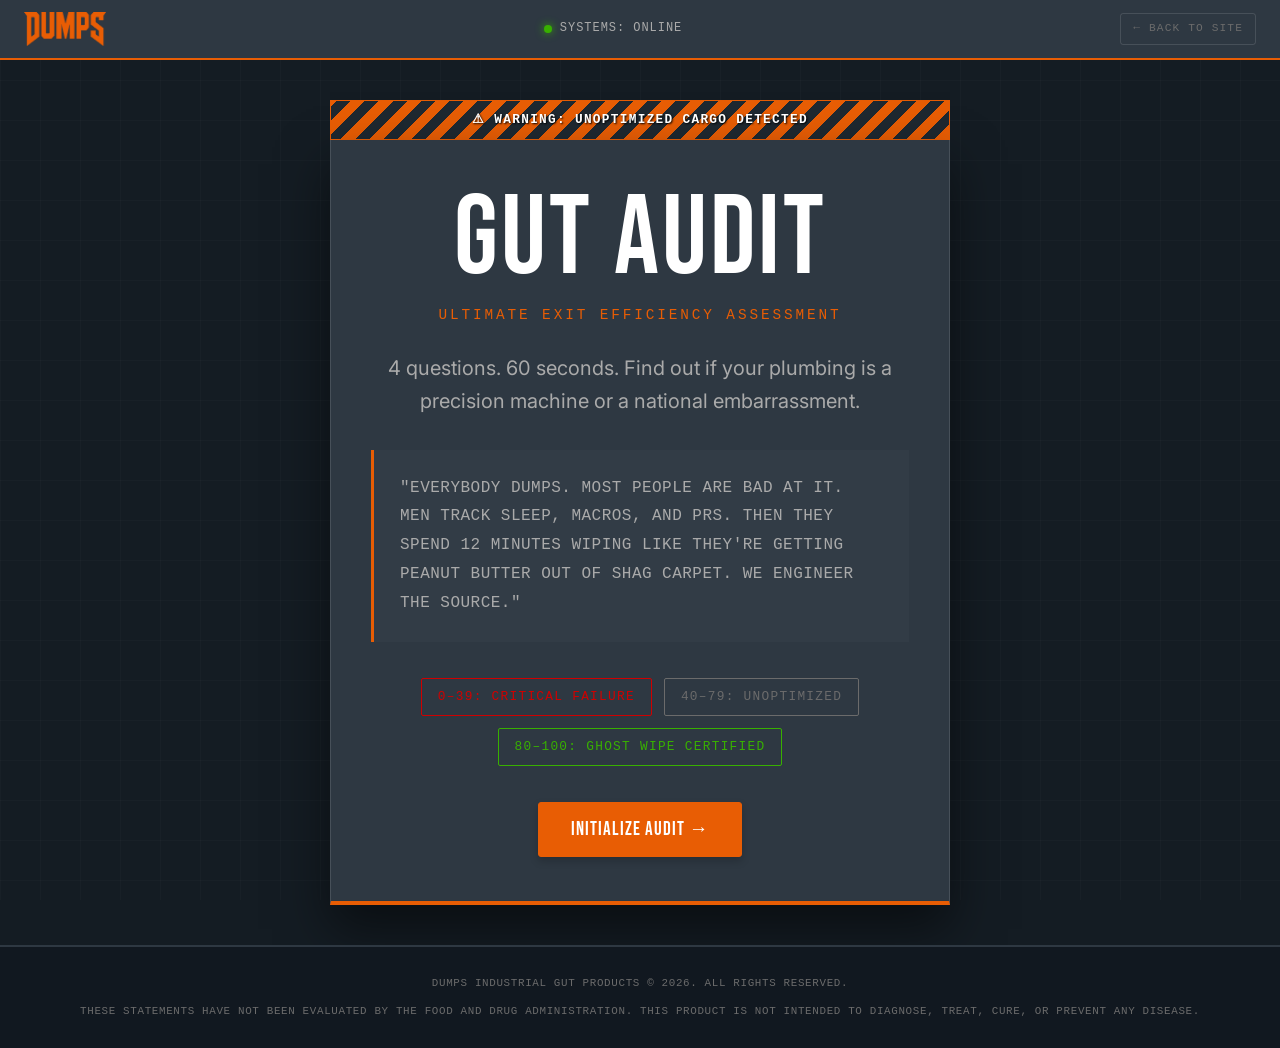
<file: gut-quiz/index.html>
<!DOCTYPE html>
<html lang="en">
<head>
  <meta charset="UTF-8" />
  <meta name="viewport" content="width=device-width, initial-scale=1.0" />
  <title>Ultimate Gut Quiz — Calculate Your Exit Efficiency Score | DUMPS</title>
  <meta name="description" content="Are you Ghost Wipe certified or is your plumbing a critical system failure? Take the Gut Quiz to calculate your Exit Efficiency Score." />
  <link rel="preconnect" href="https://fonts.googleapis.com" />
  <link rel="preconnect" href="https://fonts.gstatic.com" crossorigin />
  <link href="https://fonts.googleapis.com/css2?family=Bebas+Neue&family=Inter:wght@300;400;600;700&display=swap" rel="stylesheet" />
  <style>
    /* ── DESIGN TOKENS (Navy Slate system) ── */
    :root {
      --navy:        #2E3842;
      --navy-dark:   #1e2830;
      --navy-deeper: #141c23;
      --navy-mid:    #3a4855;
      --orange:      #E85D04;
      --orange-glow: rgba(232,93,4,0.25);
      --orange-tint: rgba(232,93,4,0.08);
      --grey:        #6B6B6B;
      --light-grey:  #AAAAAA;
      --white:       #FFFFFF;
      --light:       #F2F2F2;
      --success:     #38b000;
      --error:       #d00000;
      --border:      rgba(255,255,255,0.07);
      --border-mid:  rgba(255,255,255,0.12);

      --font-display: 'Bebas Neue', sans-serif;
      --font-body:    'Inter', Arial, sans-serif;
      --font-mono:    'Courier New', Courier, monospace;
      --ease:         cubic-bezier(0.16,1,0.3,1);
    }

    /* ── RESET ── */
    *, *::before, *::after { box-sizing: border-box; margin: 0; padding: 0; }
    html { scroll-behavior: smooth; }
    body {
      background: var(--navy-deeper);
      color: var(--white);
      font-family: var(--font-body);
      font-size: 16px;
      line-height: 1.6;
      min-height: 100vh;
      display: flex;
      flex-direction: column;
      position: relative;
      overflow-x: hidden;
    }

    /* ── TACTICAL GRID BACKGROUND ── */
    body::before {
      content: '';
      position: fixed;
      inset: 0;
      background-image:
        linear-gradient(to right,  rgba(255,255,255,0.018) 1px, transparent 1px),
        linear-gradient(to bottom, rgba(255,255,255,0.018) 1px, transparent 1px);
      background-size: 40px 40px;
      pointer-events: none;
      z-index: 0;
    }

    /* ── NAV ── */
    #nav {
      position: sticky;
      top: 0;
      z-index: 100;
      background: var(--navy);
      border-bottom: 2px solid var(--orange);
      padding: 12px 24px;
      display: flex;
      align-items: center;
      justify-content: space-between;
    }
    .nav-logo img { height: 34px; width: auto; display: block; }
    .nav-system-status {
      display: flex;
      align-items: center;
      gap: 8px;
      font-family: var(--font-mono);
      font-size: 0.75rem;
      color: var(--light-grey);
      letter-spacing: 0.08em;
      text-transform: uppercase;
    }
    .status-dot {
      width: 8px; height: 8px;
      border-radius: 50%;
      background: var(--success);
      box-shadow: 0 0 8px var(--success);
      flex-shrink: 0;
    }
    .nav-back {
      font-family: var(--font-mono);
      font-size: 0.7rem;
      color: var(--grey);
      letter-spacing: 0.1em;
      text-transform: uppercase;
      text-decoration: none;
      border: 1px solid var(--border-mid);
      padding: 6px 12px;
      border-radius: 3px;
      transition: color 0.2s, border-color 0.2s;
    }
    .nav-back:hover { color: var(--white); border-color: var(--orange); }

    /* ── LAYOUT ── */
    main {
      position: relative;
      z-index: 1;
      flex: 1;
      width: 100%;
      max-width: 1000px;
      margin: 40px auto;
      padding: 0 20px;
    }

    /* ── SCREEN TRANSITIONS ── */
    .screen {
      display: none;
      opacity: 0;
      transform: translateY(16px);
      transition: opacity 0.3s var(--ease), transform 0.3s var(--ease);
    }
    .screen.active {
      display: block;
      opacity: 1;
      transform: translateY(0);
    }

    /* ════════════════════════════════
       START SCREEN
    ════════════════════════════════ */
    .start-wrapper {
      max-width: 620px;
      margin: 0 auto;
      text-align: center;
    }
    .hazard-banner {
      background: repeating-linear-gradient(
        -45deg,
        var(--orange), var(--orange) 10px,
        var(--navy-dark) 10px, var(--navy-dark) 20px
      );
      color: var(--white);
      font-family: var(--font-mono);
      font-size: 0.8rem;
      font-weight: 700;
      padding: 9px 14px;
      letter-spacing: 0.1em;
      text-transform: uppercase;
      border: 1px solid var(--orange);
      text-shadow: 1px 1px 2px #000;
      margin-bottom: 0;
    }
    .start-card {
      background: var(--navy);
      border: 1px solid var(--border-mid);
      border-top: none;
      border-bottom: 4px solid var(--orange);
      padding: 44px 40px;
      box-shadow: 0 24px 48px rgba(0,0,0,0.5);
    }
    .start-title {
      font-family: var(--font-display);
      font-size: 7rem;
      line-height: 1;
      color: var(--white);
      letter-spacing: 3px;
      margin-bottom: 8px;
    }
    .start-subtitle-label {
      font-family: var(--font-mono);
      font-size: 0.9rem;
      letter-spacing: 0.2em;
      color: var(--orange);
      text-transform: uppercase;
      margin-bottom: 24px;
    }
    .start-desc {
      font-size: 1.25rem;
      color: var(--light-grey);
      margin-bottom: 32px;
      line-height: 1.65;
    }
    .manifesto-card {
      border-left: 3px solid var(--orange);
      background: rgba(255,255,255,0.02);
      padding: 24px 26px;
      text-align: left;
      margin-bottom: 36px;
    }
    .manifesto-card p {
      font-family: var(--font-mono);
      font-size: 1rem;
      color: var(--light-grey);
      line-height: 1.8;
      text-transform: uppercase;
      letter-spacing: 0.03em;
    }
    .score-preview {
      display: flex;
      gap: 12px;
      justify-content: center;
      margin-bottom: 36px;
      flex-wrap: wrap;
    }
    .score-chip {
      font-family: var(--font-mono);
      font-size: 0.8rem;
      letter-spacing: 0.1em;
      text-transform: uppercase;
      padding: 8px 16px;
      border: 1px solid var(--border-mid);
      border-radius: 2px;
      color: var(--grey);
    }
    .score-chip.chip-red    { border-color: var(--error);   color: var(--error); }
    .score-chip.chip-grey   { border-color: var(--grey);    color: var(--grey); }
    .score-chip.chip-green  { border-color: var(--success); color: var(--success); }

    /* ════════════════════════════════
       QUIZ SCREEN
    ════════════════════════════════ */
    .quiz-card {
      background: var(--navy);
      border: 1px solid var(--border-mid);
      border-top: 4px solid var(--grey);
      padding: 44px;
      box-shadow: 0 24px 48px rgba(0,0,0,0.4);
      max-width: 720px;
      margin: 0 auto;
      transition: opacity 0.25s ease, transform 0.25s ease;
    }
    .progress-row {
      display: flex;
      justify-content: space-between;
      align-items: center;
      margin-bottom: 10px;
    }
    .progress-label {
      font-family: var(--font-mono);
      font-size: 0.72rem;
      letter-spacing: 0.1em;
      text-transform: uppercase;
      color: var(--grey);
    }
    .progress-fraction {
      font-family: var(--font-mono);
      font-size: 0.72rem;
      color: var(--orange);
    }
    .progress-track {
      height: 5px;
      background: rgba(255,255,255,0.06);
      border-radius: 3px;
      overflow: hidden;
      margin-bottom: 36px;
    }
    .progress-fill {
      height: 100%;
      background: var(--orange);
      box-shadow: 0 0 10px var(--orange-glow);
      transition: width 0.4s var(--ease);
      width: 10%;
    }
    .question-category {
      font-family: var(--font-mono);
      font-size: 0.68rem;
      letter-spacing: 0.15em;
      color: var(--orange);
      text-transform: uppercase;
      margin-bottom: 10px;
    }
    .question-text {
      font-size: 1.75rem;
      font-weight: 700;
      color: var(--white);
      line-height: 1.25;
      margin-bottom: 32px;
    }
    .options-list {
      display: flex;
      flex-direction: column;
      gap: 12px;
    }
    .option-btn {
      width: 100%;
      text-align: left;
      background: var(--navy-dark);
      border: 1px solid var(--border-mid);
      color: var(--light-grey);
      padding: 20px 24px;
      font-family: var(--font-body);
      font-size: 1rem;
      font-weight: 500;
      cursor: pointer;
      border-radius: 3px;
      transition: all 0.18s ease;
      display: flex;
      justify-content: space-between;
      align-items: center;
      gap: 16px;
    }
    .option-btn:hover, .option-btn:focus-visible {
      border-color: var(--orange);
      color: var(--white);
      background: rgba(232,93,4,0.04);
      box-shadow: inset 3px 0 0 var(--orange);
      outline: none;
    }
    .option-btn:active { background: rgba(232,93,4,0.09); }
    .option-tag {
      font-family: var(--font-mono);
      font-size: 0.65rem;
      color: rgba(255,255,255,0.2);
      letter-spacing: 0.08em;
      white-space: nowrap;
      flex-shrink: 0;
      transition: color 0.18s;
    }
    .option-btn:hover .option-tag { color: var(--orange); }

    /* ════════════════════════════════
       RESULTS SCREEN
    ════════════════════════════════ */
    .results-grid {
      display: grid;
      grid-template-columns: 1.4fr 1fr;
      gap: 28px;
      background: var(--navy);
      border: 1px solid var(--border-mid);
      padding: 44px;
      box-shadow: 0 24px 48px rgba(0,0,0,0.5);
    }
    .results-main { display: flex; flex-direction: column; }

    .tier-badge {
      display: inline-block;
      align-self: flex-start;
      background: var(--error);
      border: 1px solid var(--error);
      color: var(--white);
      font-family: var(--font-mono);
      font-size: 0.7rem;
      font-weight: 700;
      padding: 4px 12px;
      letter-spacing: 0.1em;
      text-transform: uppercase;
      margin-bottom: 14px;
    }
    .results-heading {
      font-family: var(--font-display);
      font-size: 3rem;
      letter-spacing: 1px;
      line-height: 1;
      margin-bottom: 24px;
    }

    /* Speedometer Gauge */
    .gauge-wrapper {
      position: relative;
      width: 280px;
      height: 170px;
      margin: 0 auto 32px;
    }
    .gauge { position: relative; width: 100%; height: 100%; }
    .gauge-arc { width: 100%; height: 100%; }
    .gauge-bg { stroke: rgba(255,255,255,0.07); }
    .gauge-fill {
      stroke: var(--orange);
      stroke-dasharray: 126;
      stroke-dashoffset: 126;
      transition: stroke-dashoffset 1.2s var(--ease);
    }
    .gauge-needle-wrapper {
      position: absolute;
      bottom: 0; left: 50%;
      width: 0; height: 0;
      transform: translate(-50%,0) rotate(var(--needle-deg,-90deg));
      transition: transform 1.2s var(--ease);
    }
    .gauge-needle {
      position: absolute;
      bottom: 0; left: -3px;
      width: 6px; height: 110px;
      background: var(--orange);
      border-radius: 3px 3px 0 0;
      transform-origin: bottom center;
      box-shadow: 0 0 12px var(--orange-glow);
    }
    .gauge-needle::after {
      content: '';
      position: absolute;
      bottom: -10px; left: -10px;
      width: 20px; height: 20px;
      background: var(--orange);
      border-radius: 50%;
      border: 3px solid var(--navy);
    }
    .gauge-score-display {
      position: absolute;
      bottom: 0; left: 0; right: 0;
      display: flex;
      justify-content: center;
      align-items: baseline;
    }
    .score-num {
      font-family: var(--font-display);
      font-size: 3.5rem;
      color: var(--white);
      line-height: 1;
    }
    .score-max {
      font-family: var(--font-mono);
      font-size: 1rem;
      color: var(--grey);
      margin-left: 4px;
    }

    /* Feedback block */
    .feedback-block {
      border-left: 3px solid var(--orange);
      background: var(--navy-dark);
      padding: 20px;
      margin-bottom: 28px;
    }
    .tier-status {
      font-family: var(--font-mono);
      font-size: 0.78rem;
      font-weight: 700;
      color: var(--orange);
      letter-spacing: 0.12em;
      text-transform: uppercase;
      margin-bottom: 8px;
    }
    .feedback-text {
      font-size: 0.92rem;
      color: var(--light-grey);
      line-height: 1.65;
    }

    /* Lead capture */
    .lead-card {
      background: var(--navy-dark);
      border: 1px solid var(--border-mid);
      border-top: 3px solid var(--orange);
      padding: 28px;
    }
    .lead-heading {
      font-family: var(--font-display);
      font-size: 1.6rem;
      letter-spacing: 1px;
      color: var(--white);
      margin-bottom: 8px;
    }
    .lead-desc {
      font-size: 0.88rem;
      color: var(--light-grey);
      margin-bottom: 20px;
      line-height: 1.6;
    }
    .input-row {
      display: flex;
      flex-direction: column;
      gap: 10px;
    }
    .email-input {
      background: var(--navy);
      border: 1px solid var(--border-mid);
      color: var(--white);
      font-family: var(--font-mono);
      font-size: 0.85rem;
      padding: 14px 16px;
      outline: none;
      border-radius: 3px;
      transition: border-color 0.2s, box-shadow 0.2s;
      width: 100%;
      letter-spacing: 0.05em;
    }
    .email-input::placeholder { color: rgba(255,255,255,0.25); }
    .email-input:focus {
      border-color: var(--orange);
      box-shadow: 0 0 10px var(--orange-tint);
    }
    .form-error {
      font-family: var(--font-mono);
      font-size: 0.72rem;
      color: var(--error);
      letter-spacing: 0.06em;
      min-height: 16px;
    }

    /* Coupon card */
    .coupon-card {
      border: 2px dashed var(--success);
      background: rgba(56,176,0,0.03);
      padding: 32px;
      text-align: center;
      animation: zoomIn 0.4s var(--ease);
    }
    .coupon-card.hidden { display: none; }
    .coupon-label {
      font-family: var(--font-mono);
      font-size: 0.72rem;
      color: var(--success);
      font-weight: 700;
      letter-spacing: 0.12em;
      text-transform: uppercase;
      margin-bottom: 10px;
    }
    .coupon-code {
      font-family: var(--font-mono);
      font-size: 2rem;
      font-weight: 700;
      color: var(--white);
      background: var(--navy-dark);
      border: 1px solid var(--border-mid);
      padding: 12px 24px;
      display: inline-block;
      letter-spacing: 3px;
      margin-bottom: 14px;
    }
    .coupon-instructions {
      font-family: var(--font-mono);
      font-size: 0.72rem;
      color: var(--grey);
      letter-spacing: 0.06em;
      margin-bottom: 24px;
    }

    /* Sidebar */
    .results-sidebar {
      border-left: 1px solid var(--border-mid);
      padding-left: 28px;
      display: flex;
      flex-direction: column;
    }
    .sidebar-label {
      font-family: var(--font-mono);
      font-size: 0.65rem;
      font-weight: 700;
      letter-spacing: 0.15em;
      color: var(--grey);
      text-transform: uppercase;
      margin-bottom: 16px;
      padding-bottom: 10px;
      border-bottom: 1px solid var(--border);
    }
    .rec-card {
      background: var(--navy-dark);
      border: 1px solid var(--border-mid);
      padding: 24px;
      display: flex;
      flex-direction: column;
      flex-grow: 1;
    }
    .rec-img-box {
      width: 100%;
      aspect-ratio: 1;
      background: var(--navy-mid);
      display: flex;
      align-items: center;
      justify-content: center;
      margin-bottom: 18px;
      border: 1px solid var(--border);
      overflow: hidden;
    }
    .rec-img-box img {
      max-width: 100%;
      max-height: 100%;
      object-fit: cover;
    }
    .rec-name {
      font-family: var(--font-display);
      font-size: 1.4rem;
      letter-spacing: 1px;
      color: var(--white);
      margin-bottom: 4px;
    }
    .rec-flavor {
      font-family: var(--font-mono);
      font-size: 0.72rem;
      color: var(--orange);
      font-weight: 700;
      letter-spacing: 0.08em;
      text-transform: uppercase;
      margin-bottom: 18px;
    }
    .rec-features {
      list-style: none;
      font-family: var(--font-mono);
      font-size: 0.72rem;
      letter-spacing: 0.04em;
      margin-bottom: 22px;
    }
    .rec-features li {
      color: var(--light-grey);
      padding: 6px 0;
      border-bottom: 1px solid rgba(255,255,255,0.04);
    }
    .rec-features li::before { content: '+ '; color: var(--orange); }
    .rec-tagline {
      font-size: 0.85rem;
      font-style: italic;
      color: var(--grey);
      text-align: center;
      border-top: 1px solid var(--border);
      padding-top: 14px;
      margin-top: auto;
    }

    /* ── BUTTONS ── */
    .btn {
      display: inline-flex;
      align-items: center;
      justify-content: center;
      gap: 6px;
      font-family: var(--font-display);
      letter-spacing: 1px;
      font-size: 1.2rem;
      padding: 15px 32px;
      border: none;
      border-radius: 3px;
      cursor: pointer;
      text-decoration: none;
      transition: all 0.18s ease;
      box-shadow: 0 4px 8px rgba(0,0,0,0.2);
    }
    .btn-primary {
      background: var(--orange);
      color: var(--white);
      border: 1px solid var(--orange);
    }
    .btn-primary:hover {
      background: var(--white);
      color: var(--navy-dark);
      border-color: var(--white);
      box-shadow: 0 0 18px var(--orange-glow);
    }
    .btn-outline {
      background: transparent;
      color: var(--orange);
      border: 1.5px solid var(--orange);
    }
    .btn-outline:hover {
      background: var(--orange);
      color: var(--white);
      box-shadow: 0 0 18px var(--orange-glow);
    }
    .btn-block { width: 100%; }

    /* ── FOOTER ── */
    footer {
      position: relative;
      z-index: 1;
      border-top: 2px solid var(--navy);
      background: var(--navy-darker, #111820);
      padding: 28px 24px;
      text-align: center;
      display: flex;
      flex-direction: column;
      gap: 10px;
    }
    footer p {
      font-family: var(--font-mono);
      font-size: 0.68rem;
      color: var(--grey);
      letter-spacing: 0.06em;
      text-transform: uppercase;
    }

    /* ── ANIMATIONS ── */
    @keyframes fadeSlideIn {
      from { opacity: 0; transform: translateY(8px); }
      to   { opacity: 1; transform: translateY(0); }
    }
    @keyframes zoomIn {
      from { opacity: 0; transform: scale(0.95); }
      to   { opacity: 1; transform: scale(1); }
    }

    /* ── RESPONSIVE ── */
    @media (max-width: 820px) {
      .results-grid {
        grid-template-columns: 1fr;
        padding: 28px 20px;
      }
      .results-sidebar {
        border-left: none;
        border-top: 1px solid var(--border-mid);
        padding-left: 0;
        padding-top: 28px;
      }
    }
    @media (max-width: 580px) {
      main { margin: 20px auto; }
      .quiz-card, .start-card { padding: 28px 20px; }
      .start-title { font-size: 4.5rem; }
      .question-text { font-size: 1.35rem; }
      .results-grid { padding: 24px 16px; }
      .results-heading { font-size: 2.2rem; }
      .option-btn { padding: 16px 18px; font-size: 0.92rem; }
      .gauge-wrapper { width: 220px; height: 135px; }
      .gauge-needle { height: 86px; }
    }
  </style>
</head>
<body>

  <!-- ══ NAV ══ -->
  <nav id="nav">
    <a href="../" class="nav-logo">
      <img src="../dumps_logo_orange.png" alt="DUMPS" />
    </a>
    <div class="nav-system-status">
      <div class="status-dot"></div>
      <span>Systems: Online</span>
    </div>
    <a href="../" class="nav-back">← Back to Site</a>
  </nav>

  <main>

    <!-- ══════════════════════════════
         SCREEN 1: START
    ══════════════════════════════ -->
    <section id="start-screen" class="screen active">
      <div class="start-wrapper">
        <div class="hazard-banner">⚠ Warning: Unoptimized Cargo Detected</div>
        <div class="start-card">
          <div class="start-title">GUT AUDIT</div>
          <div class="start-subtitle-label">Ultimate Exit Efficiency Assessment</div>
          <p class="start-desc">4 questions. 60 seconds. Find out if your plumbing is a precision machine or a national embarrassment.</p>

          <div class="manifesto-card">
            <p>"Everybody dumps. Most people are bad at it. Men track sleep, macros, and PRs. Then they spend 12 minutes wiping like they're getting peanut butter out of shag carpet. We engineer the source."</p>
          </div>

          <div class="score-preview">
            <span class="score-chip chip-red">0–39: Critical Failure</span>
            <span class="score-chip chip-grey">40–79: Unoptimized</span>
            <span class="score-chip chip-green">80–100: Ghost Wipe Certified</span>
          </div>

          <button id="start-quiz-btn" class="btn btn-primary">INITIALIZE AUDIT →</button>
        </div>
      </div>
    </section>

    <!-- ══════════════════════════════
         SCREEN 2: QUIZ
    ══════════════════════════════ -->
    <section id="quiz-screen" class="screen">
      <div class="quiz-card">
        <div class="progress-row">
          <span class="progress-label">Audit Progress</span>
          <span class="progress-fraction" id="progress-fraction">1 / 4</span>
        </div>
        <div class="progress-track">
          <div class="progress-fill" id="progress-fill"></div>
        </div>

        <div class="question-category" id="question-category">Category: Exit Efficiency</div>
        <h2 class="question-text" id="question-text">How many wipes does it take to get a clean exit?</h2>
        <div class="options-list" id="options-container"></div>
      </div>
    </section>

    <!-- ══════════════════════════════
         SCREEN 3: RESULTS
    ══════════════════════════════ -->
    <section id="results-screen" class="screen">
      <div class="results-grid">

        <!-- LEFT: Score + Feedback + Lead Capture -->
        <div class="results-main">
          <span class="tier-badge" id="tier-badge">Critical System Failure</span>
          <h2 class="results-heading">Your Exit<br>Efficiency Score</h2>

          <!-- Gauge -->
          <div class="gauge-wrapper">
            <div class="gauge">
              <svg class="gauge-arc" viewBox="0 0 100 50">
                <path class="gauge-bg"   d="M 10 50 A 40 40 0 0 1 90 50" fill="none" stroke-width="8" stroke-linecap="round"/>
                <path class="gauge-fill" id="gauge-fill" d="M 10 50 A 40 40 0 0 1 90 50" fill="none" stroke-width="8" stroke-linecap="round"/>
              </svg>
              <div class="gauge-needle-wrapper" id="gauge-needle">
                <div class="gauge-needle"></div>
              </div>
              <div class="gauge-score-display">
                <span class="score-num" id="score-num">0</span>
                <span class="score-max">/100</span>
              </div>
            </div>
          </div>

          <!-- Feedback -->
          <div class="feedback-block">
            <div class="tier-status" id="tier-status">Status: Critical Pipeline Failure</div>
            <p class="feedback-text" id="feedback-text">Your exit efficiency is in the red. Your GI tract is a swamp. We need to fix the source.</p>
          </div>

          <!-- Email Capture -->
          <div class="lead-card" id="lead-card">
            <div class="lead-heading">Unlock Your Remedy</div>
            <p class="lead-desc">Enter your email to receive your diagnostic breakdown, clean-exit protocol, and a discount code to fix your exits.</p>
            <form id="email-form">
              <div class="input-row">
                <input type="email" id="user-email" class="email-input" placeholder="ENTER COMM-LINK (EMAIL)" required />
                <button type="submit" class="btn btn-outline">GET DISCOUNT CODE</button>
              </div>
              <div class="form-error" id="form-error"></div>
            </form>
          </div>

          <!-- Coupon (hidden until email submitted) -->
          <div class="coupon-card hidden" id="coupon-card">
            <div class="coupon-label">✓ Discount Unlocked</div>
            <div class="coupon-code" id="coupon-code">FIXMYEXIT</div>
            <p class="coupon-instructions">Enter this code at checkout to claim your remedy.</p>
            <a href="../" class="btn btn-primary btn-block">REDEEM NOW →</a>
          </div>
        </div>

        <!-- RIGHT: Product Recommendation -->
        <aside class="results-sidebar">
          <div class="sidebar-label">Engineering Recommendation</div>
          <div class="rec-card">
            <div class="rec-img-box">
              <img src="../dumps_packaging_with_logo.png" alt="Dumps Daily — Yellow Alert" />
            </div>
            <div class="rec-name">DUMPS DAILY</div>
            <div class="rec-flavor">⚡ Yellow Alert — Lemon Lime</div>
            <ul class="rec-features">
              <li>7.5g Pure Psyllium Husk</li>
              <li>5g Active Soluble Fiber</li>
              <li>Stevia Sweetened — Zero Sugar</li>
              <li>60 Servings / 2-Month Supply</li>
              <li>Ghost Wipe Guaranteed</li>
            </ul>
            <a href="../" class="btn btn-primary btn-block" style="margin-bottom:12px;">Get the Jar — $34.99 →</a>
            <a href="../" class="btn btn-outline btn-block" style="font-size:1rem;">Subscribe & Save — $29.74</a>
            <p class="rec-tagline">"The morning alarm you actually want."</p>
          </div>
        </aside>

      </div>
    </section>

  </main>

  <footer>
    <p>DUMPS Industrial Gut Products © 2026. All Rights Reserved.</p>
    <p>These statements have not been evaluated by the Food and Drug Administration. This product is not intended to diagnose, treat, cure, or prevent any disease.</p>
  </footer>

  <script>
    // ══ QUESTION DATA ══
    const questions = [
      {
        category: "Exit Efficiency",
        question: "How many wipes does it take to get a clean exit?",
        options: [
          { text: "1 wipe — The Mythic Ghost Wipe",                      score: 100 },
          { text: "2–3 wipes — Acceptable civilian",                      score: 75  },
          { text: "4–6 wipes — System warning",                          score: 40  },
          { text: "7+ wipes — Like cleaning peanut butter out of carpet", score: 10  }
        ]
      },
      {
        category: "Throne Time",
        question: "How long are you spending on the throne per session?",
        options: [
          { text: "Under 2 minutes — Efficient Operation",              score: 100 },
          { text: "2–5 minutes — Standard Operation",                   score: 80  },
          { text: "5–10 minutes — System Lag",                         score: 50  },
          { text: "10+ minutes — Legs are asleep, read three articles", score: 15  }
        ]
      },
      {
        category: "Certainty Factor",
        question: "How often do you feel like the job wasn't fully finished?",
        options: [
          { text: "Never. Clean breaks only.",              score: 100 },
          { text: "Occasionally. Unfinished business.",     score: 70  },
          { text: "Frequently. The phantom marker strikes.", score: 35  },
          { text: "Always. I live in constant doubt.",      score: 10  }
        ]
      },
      {
        category: "Fuel Intake",
        question: "What is your current daily fiber situation?",
        options: [
          { text: "Optimized — High-fiber diet, clean greens daily",          score: 100 },
          { text: "Standard — Average diet, occasionally a vegetable",         score: 60  },
          { text: "Unoptimized — Protein, processed carbs, energy drinks",    score: 20  },
          { text: "Zero — What is fiber?",                                     score: 5   }
        ]
      }
    ];

    // ══ STATE ══
    let currentIdx = 0;
    let answers    = [];
    let finalScore = 0;

    // ══ DOM REFS ══
    const startScreen   = document.getElementById('start-screen');
    const quizScreen    = document.getElementById('quiz-screen');
    const resultsScreen = document.getElementById('results-screen');

    const startBtn        = document.getElementById('start-quiz-btn');
    const progressFill    = document.getElementById('progress-fill');
    const progressFraction = document.getElementById('progress-fraction');
    const qCategory       = document.getElementById('question-category');
    const qText           = document.getElementById('question-text');
    const optionsContainer = document.getElementById('options-container');

    const tierBadge   = document.getElementById('tier-badge');
    const gaugeFill   = document.getElementById('gauge-fill');
    const gaugeNeedle = document.getElementById('gauge-needle');
    const scoreNum    = document.getElementById('score-num');
    const tierStatus  = document.getElementById('tier-status');
    const feedbackText = document.getElementById('feedback-text');

    const leadCard    = document.getElementById('lead-card');
    const couponCard  = document.getElementById('coupon-card');
    const emailForm   = document.getElementById('email-form');
    const emailInput  = document.getElementById('user-email');
    const formError   = document.getElementById('form-error');
    const couponCode  = document.getElementById('coupon-code');

    // ══ EVENTS ══
    startBtn.addEventListener('click', startQuiz);
    emailForm.addEventListener('submit', handleEmailSubmit);

    // ══ FUNCTIONS ══
    function switchScreen(from, to) {
      from.classList.remove('active');
      setTimeout(() => to.classList.add('active'), 240);
    }

    function startQuiz() {
      switchScreen(startScreen, quizScreen);
      setTimeout(() => loadQuestion(0), 260);
    }

    function loadQuestion(idx) {
      if (idx >= questions.length) { calculateResults(); return; }

      currentIdx = idx;
      const q = questions[idx];

      // Progress
      const pct = Math.max(((idx) / questions.length) * 100, 10);
      progressFill.style.width = pct + '%';
      progressFraction.textContent = (idx + 1) + ' / ' + questions.length;

      // Content
      qCategory.textContent = 'Category: ' + q.category;
      qText.textContent     = q.question;

      // Options
      optionsContainer.innerHTML = '';
      q.options.forEach((opt, i) => {
        const btn = document.createElement('button');
        btn.className = 'option-btn';
        btn.innerHTML = `<span>${opt.text}</span><span class="option-tag">[ SELECT ]</span>`;
        btn.addEventListener('click', () => pickOption(opt.score));
        optionsContainer.appendChild(btn);
      });
    }

    function pickOption(score) {
      answers.push(score);
      const card = document.querySelector('.quiz-card');
      card.style.opacity = '0';
      card.style.transform = 'translateY(-10px)';
      setTimeout(() => {
        loadQuestion(currentIdx + 1);
        card.style.opacity = '1';
        card.style.transform = 'translateY(0)';
      }, 240);
    }

    function calculateResults() {
      finalScore = Math.round(answers.reduce((s, v) => s + v, 0) / questions.length);
      switchScreen(quizScreen, resultsScreen);
      setTimeout(() => {
        animateGauge(finalScore);
        renderTier(finalScore);
      }, 260);
    }

    function animateGauge(score) {
      // Needle: -90deg = 0, +90deg = 100
      const deg = -90 + (score / 100) * 180;
      gaugeNeedle.style.setProperty('--needle-deg', deg + 'deg');

      // Arc fill
      const offset = 126 - (score / 100) * 126;
      gaugeFill.style.strokeDashoffset = offset;

      // Count-up
      let display = 0;
      if (score === 0) { scoreNum.textContent = '0'; return; }
      const step = 1200 / score;
      const timer = setInterval(() => {
        display++;
        scoreNum.textContent = display;
        if (display >= score) clearInterval(timer);
      }, step);
    }

    function renderTier(score) {
      if (score <= 39) {
        setBadge('Critical System Failure', 'var(--error)');
        tierStatus.textContent  = 'Status: Critical Pipeline Failure';
        feedbackText.textContent = 'Your exit efficiency is in the red. You are wasting a significant portion of your week in the bathroom and destroying your household toilet paper budget. Your GI tract is behaving like a swamp. We need to fix the source with high-strength soluble fiber.';
        couponCode.textContent  = 'FIXMYEXIT';
      } else if (score <= 79) {
        setBadge('Unoptimized Cargo', 'var(--grey)');
        tierStatus.textContent  = 'Status: Unoptimized Flow Rate';
        feedbackText.textContent = 'Average civilian performance. You are close to clean exits, but still wasting minutes and extra wipes on the Marker aftermath. Your pipeline is laggy. Dumps Daily will consolidate your cargo and secure the Ghost Wipe.';
        couponCode.textContent  = 'STAYONMISSION';
      } else {
        setBadge('Ghost Wipe Certified', 'var(--success)');
        tierStatus.textContent  = 'Status: Peak Efficiency';
        feedbackText.textContent = 'Outstanding. You handle business like an engineered machine. You are experiencing the Ghost Wipe on a regular basis. Use Dumps Daily to lock in this standard and defend against backsliding.';
        couponCode.textContent  = 'GHOSTWIPE';
      }
    }

    function setBadge(text, color) {
      tierBadge.textContent = text;
      tierBadge.style.background   = color;
      tierBadge.style.borderColor  = color;
    }

    function handleEmailSubmit(e) {
      e.preventDefault();
      const val = emailInput.value.trim();
      if (!/^[^\s@]+@[^\s@]+\.[^\s@]+$/.test(val)) {
        formError.textContent = 'Invalid access path. Check your email address.';
        return;
      }
      formError.textContent = '';
      leadCard.style.opacity = '0';
      setTimeout(() => {
        leadCard.style.display = 'none';
        couponCard.classList.remove('hidden');
      }, 180);
    }
  </script>
</body>
</html>
</file>
